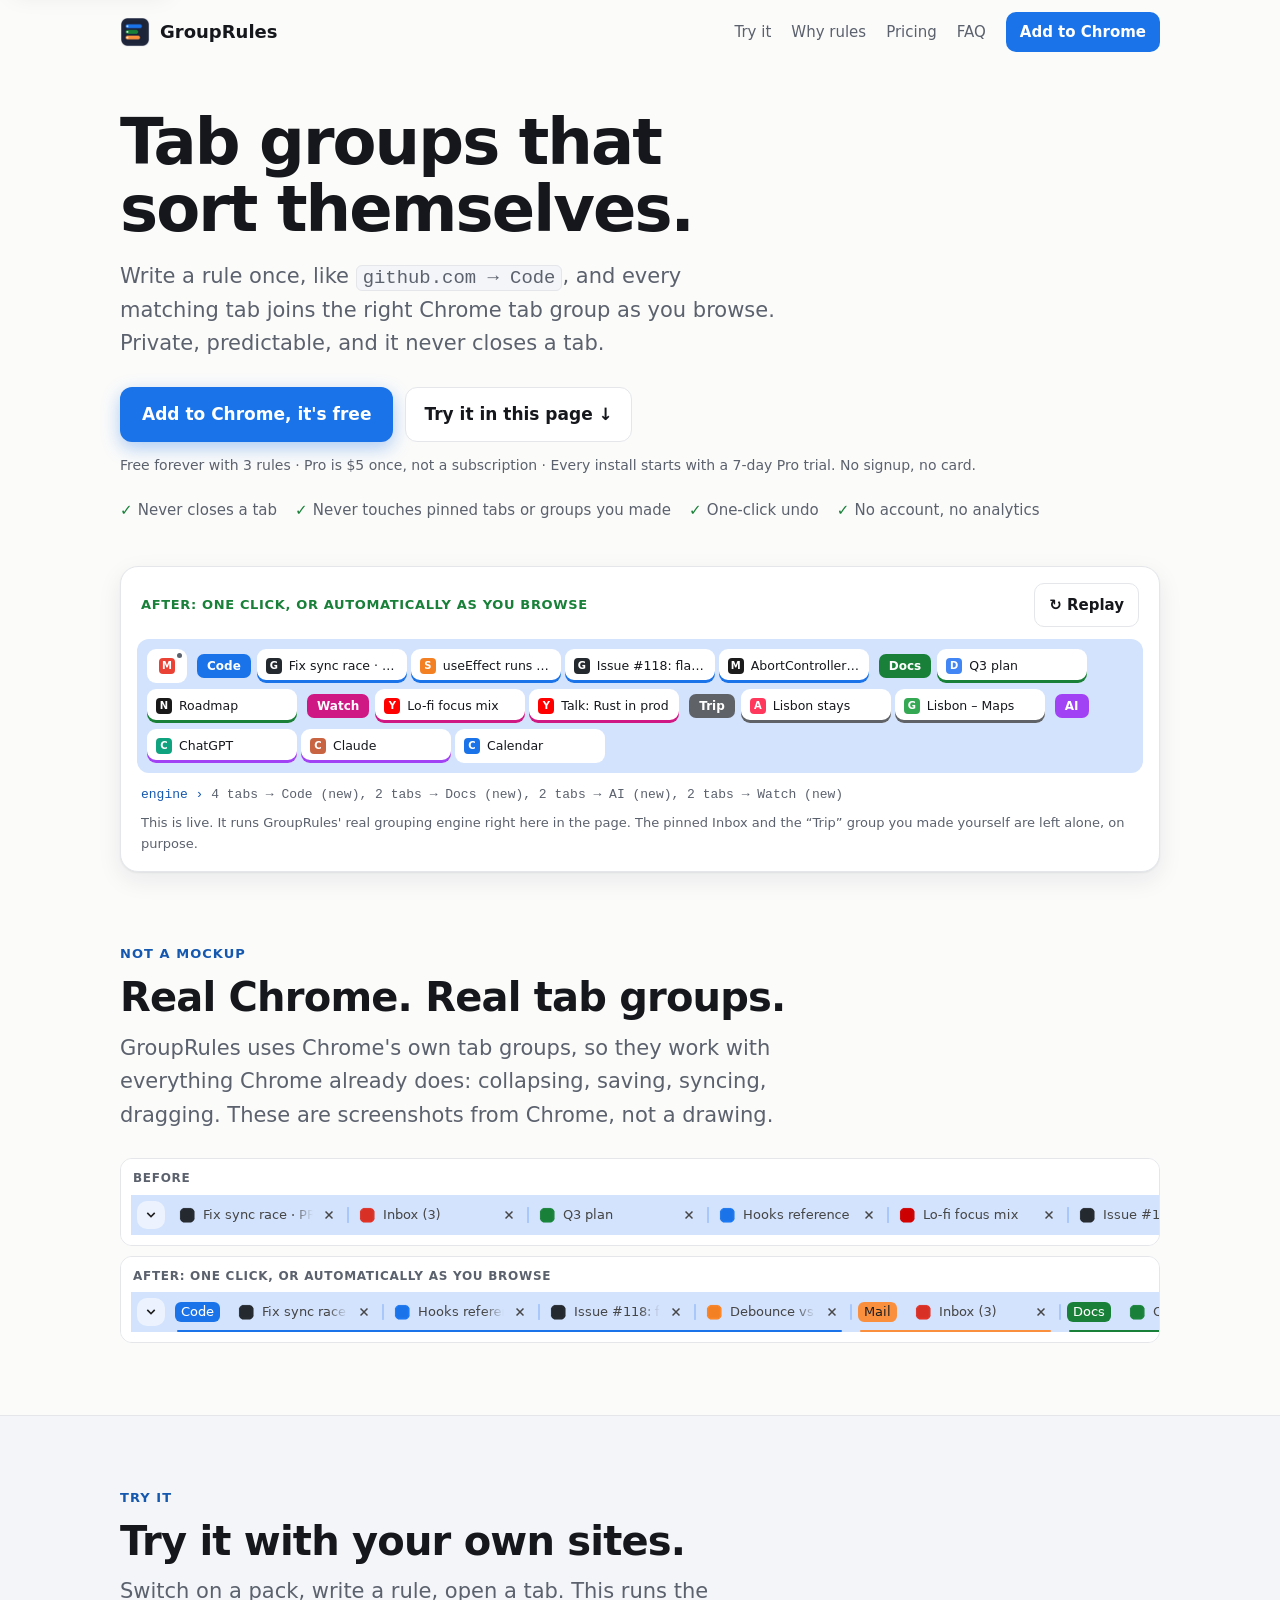
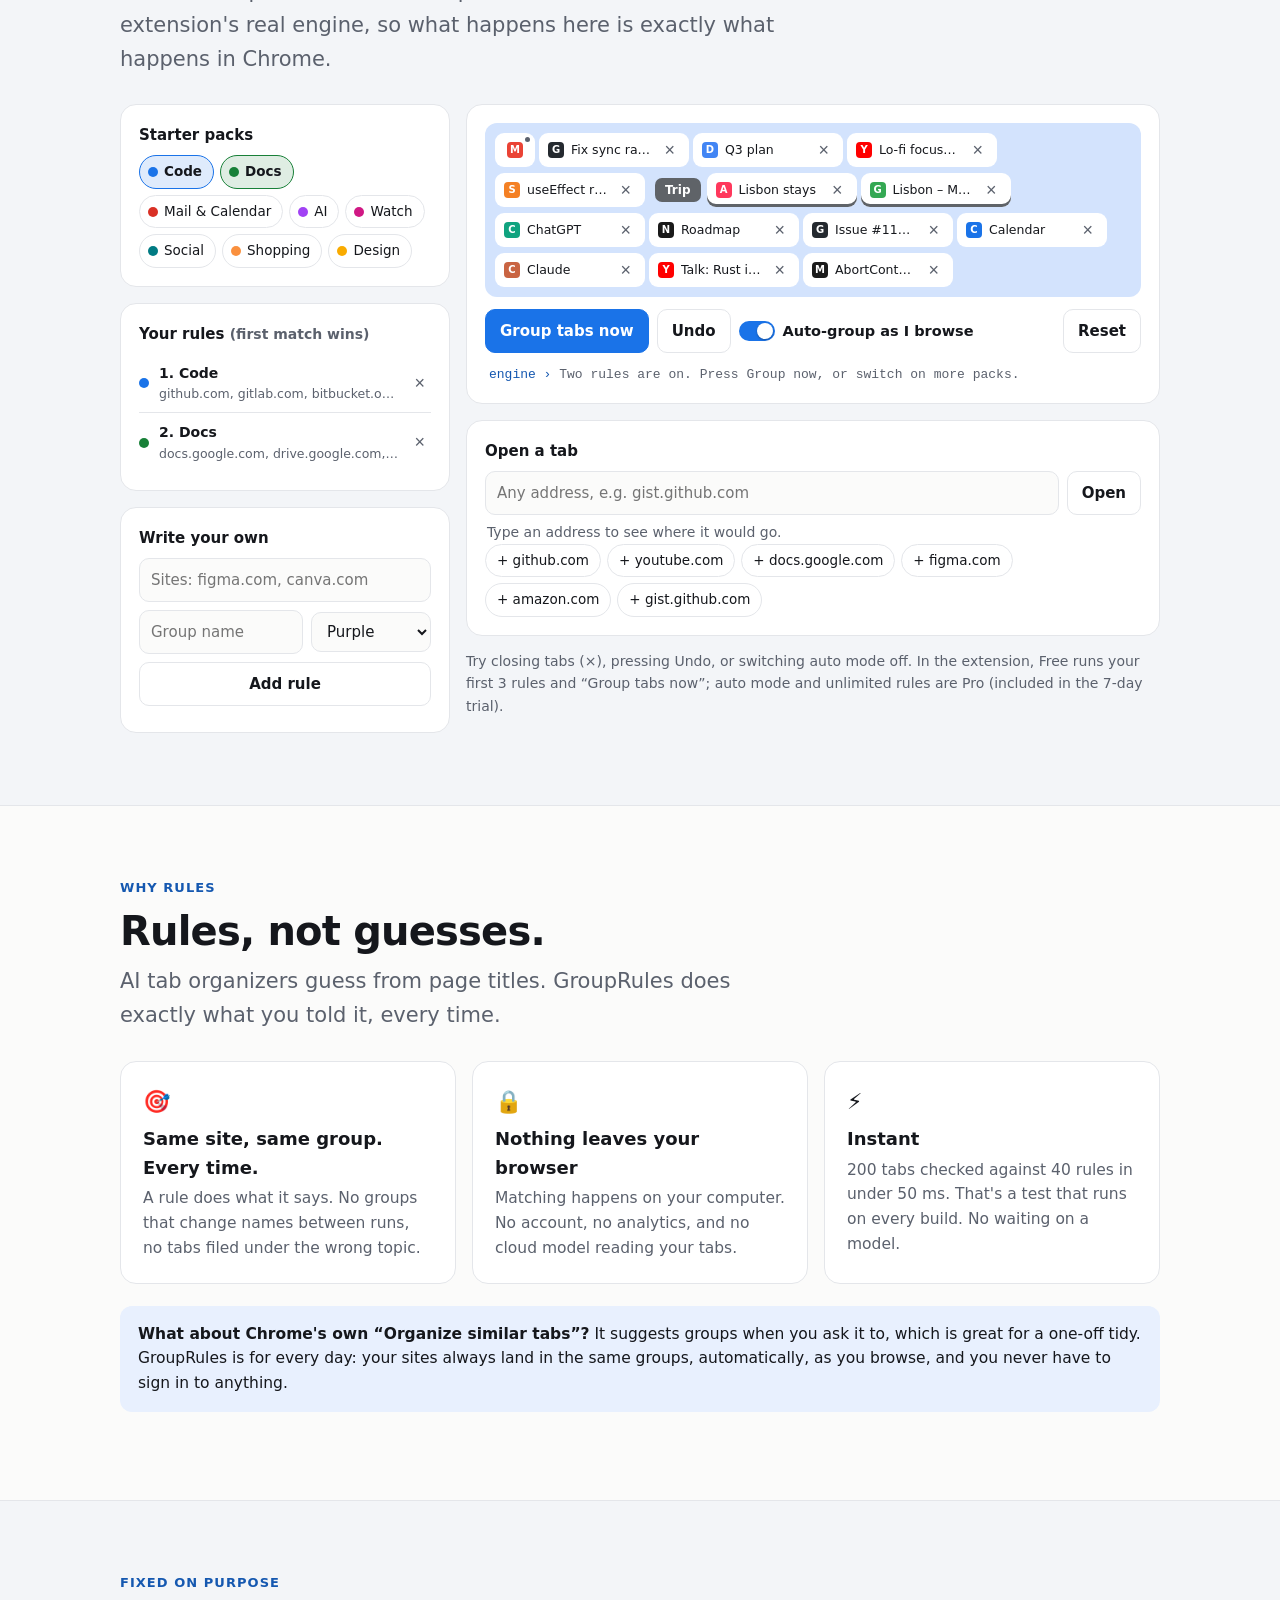
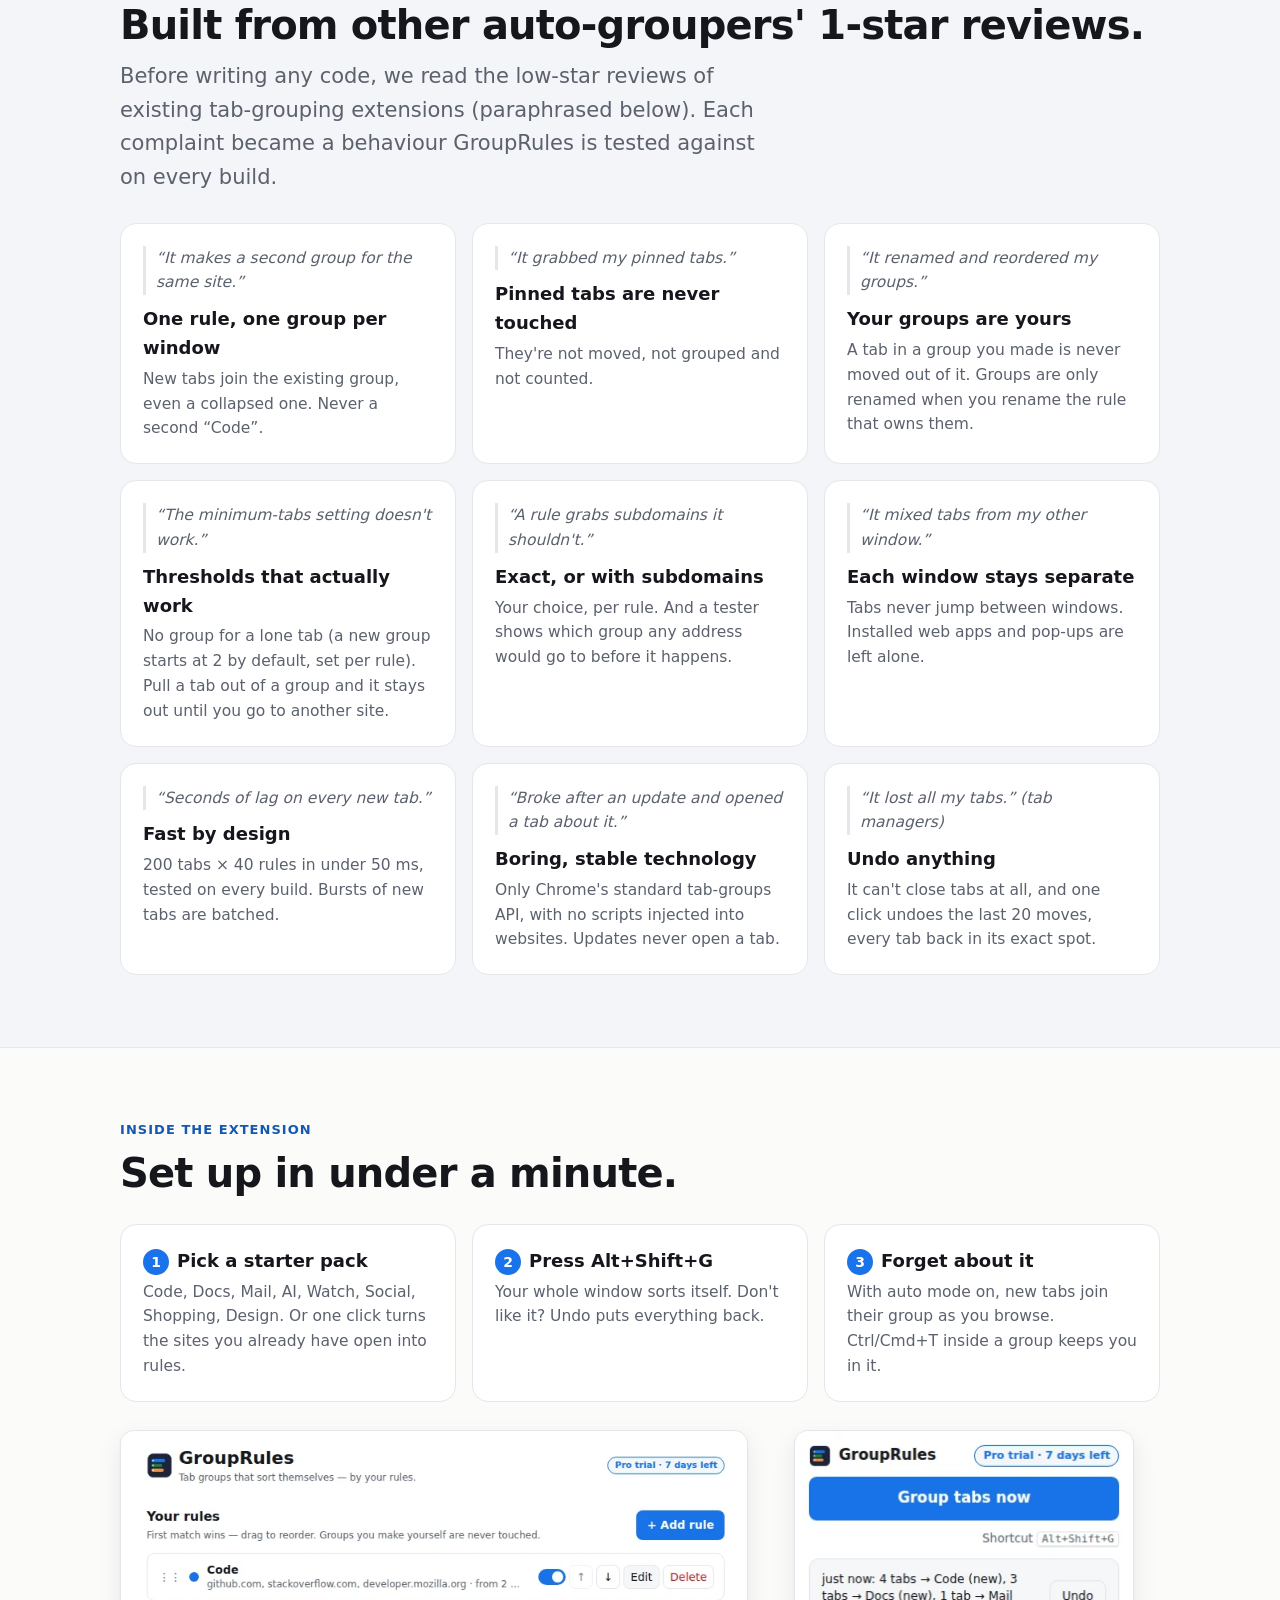
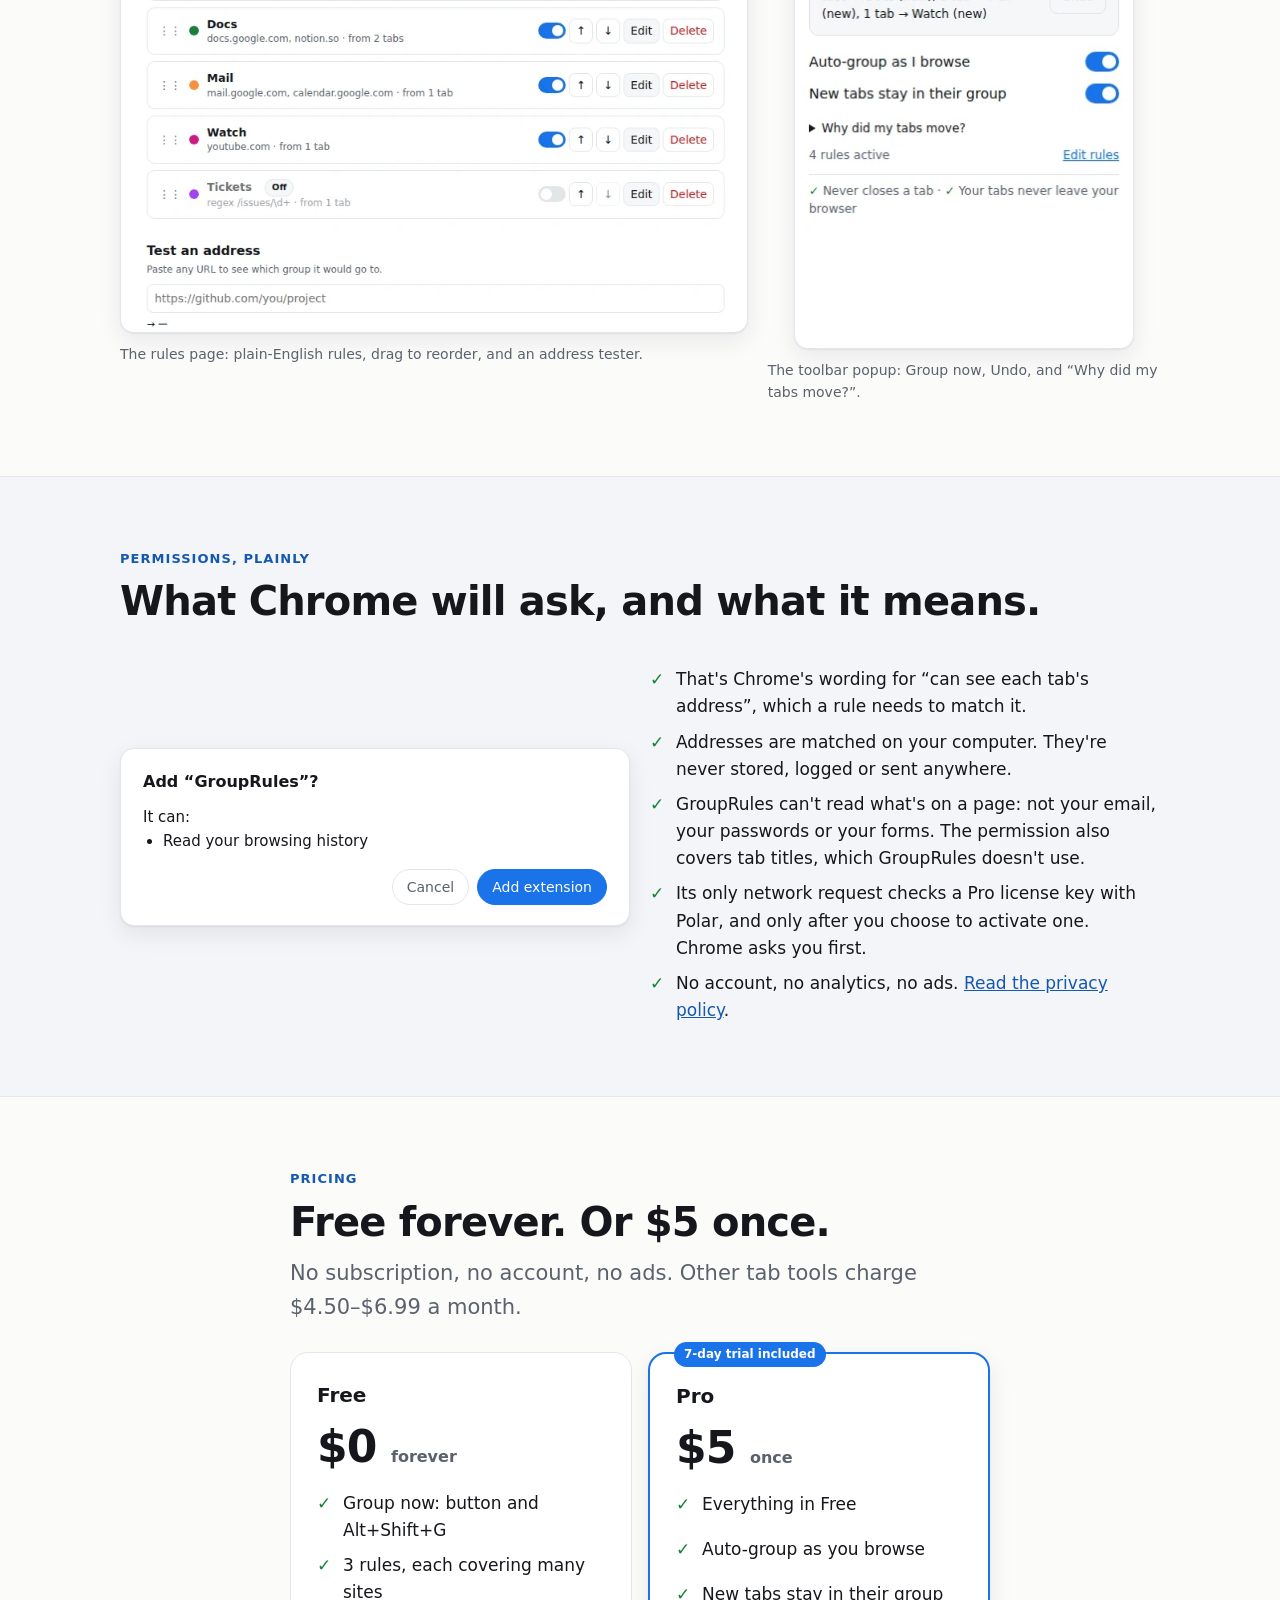
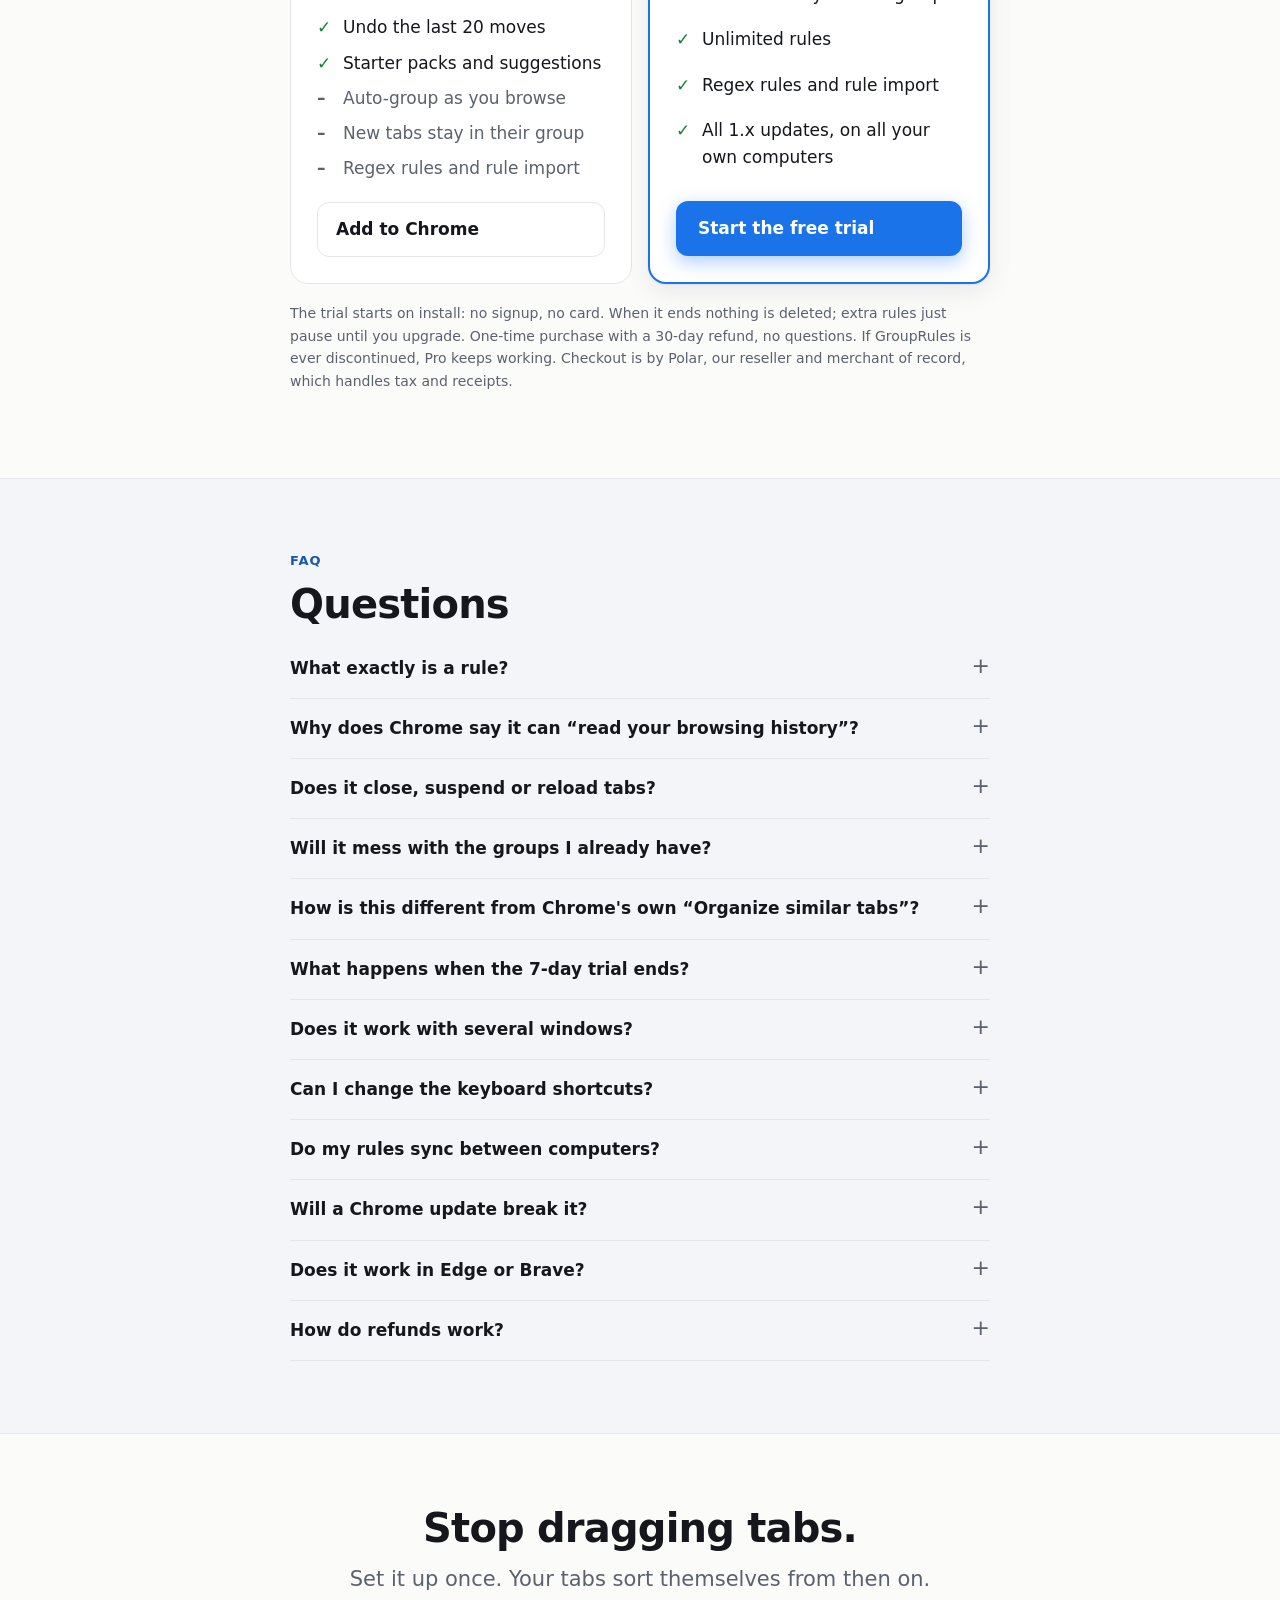
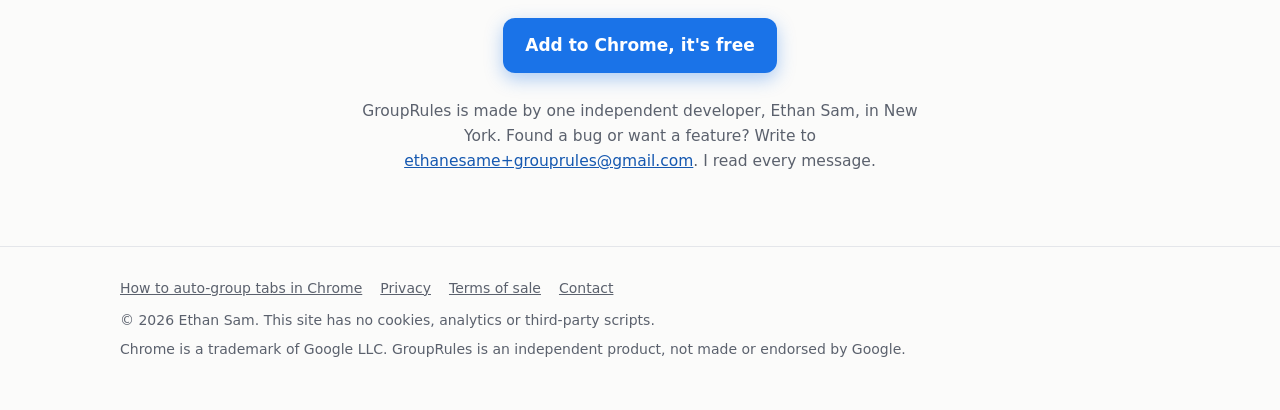
<file: index.html>
<!doctype html>
<html lang="en">
  <head>
    <meta charset="utf-8" />
    <meta name="viewport" content="width=device-width, initial-scale=1" />
    <title>GroupRules: Auto-group tabs in Chrome by rules · Never closes a tab</title>
    <meta
      name="description"
      content="Tab groups that sort themselves. Write a rule once (github.com → Code) and every matching tab joins the right Chrome tab group as you browse. Private, predictable, never closes a tab. Free, or $5 once."
    />
    <link rel="canonical" href="https://lymnal.github.io/grouprules-site/" />
    <link rel="icon" href="img/favicon-32.png" sizes="32x32" type="image/png" />
    <link rel="icon" href="img/icon-192.png" sizes="192x192" type="image/png" />
    <link rel="apple-touch-icon" href="img/apple-touch-icon.png" />
    <meta name="theme-color" content="#fbfbfa" media="(prefers-color-scheme: light)" />
    <meta name="theme-color" content="#131417" media="(prefers-color-scheme: dark)" />
    <meta property="og:type" content="website" />
    <meta property="og:site_name" content="GroupRules" />
    <meta property="og:url" content="https://lymnal.github.io/grouprules-site/" />
    <meta property="og:title" content="GroupRules: tab groups that sort themselves" />
    <meta
      property="og:description"
      content="Rules put every tab in the right Chrome tab group as you browse. Private, predictable, never closes a tab. Free, or $5 once."
    />
    <meta property="og:image" content="https://lymnal.github.io/grouprules-site/og.png" />
    <meta property="og:image:width" content="1200" />
    <meta property="og:image:height" content="630" />
    <meta property="og:image:alt" content="GroupRules: Chrome tabs sorted into coloured groups by rules" />
    <meta name="twitter:card" content="summary_large_image" />
    <meta name="twitter:title" content="GroupRules: tab groups that sort themselves" />
    <meta name="twitter:description" content="Rules put every tab in the right Chrome tab group. Never closes a tab. $5 once." />
    <meta name="twitter:image" content="https://lymnal.github.io/grouprules-site/og.png" />
    <link rel="stylesheet" href="site.css" />
    <script src="demo.js" defer></script>
    <script type="application/ld+json">
      {
        "@context": "https://schema.org",
        "@type": "SoftwareApplication",
        "name": "GroupRules",
        "alternateName": "GroupRules: Auto Group Tabs by Rules",
        "url": "https://lymnal.github.io/grouprules-site/",
        "image": "https://lymnal.github.io/grouprules-site/og.png",
        "applicationCategory": "BrowserApplication",
        "applicationSubCategory": "Productivity",
        "operatingSystem": "Windows, macOS, Linux, ChromeOS",
        "browserRequirements": "Requires Google Chrome 116 or later",
        "downloadUrl": "https://chromewebstore.google.com/detail/lfpioijnnoekjfjghhnimpeapecoflfj",
        "description": "Automatically puts tabs into the right Chrome tab group using rules you write. Private, predictable, and it never closes a tab.",
        "featureList": [
          "Auto-group tabs as you browse",
          "Group the whole window in one click (Alt+Shift+G)",
          "Undo the last 20 moves",
          "Never closes, discards or reloads a tab",
          "Never touches pinned tabs or groups you made",
          "No account, no analytics"
        ],
        "author": { "@type": "Person", "name": "Ethan Sam" },
        "offers": [
          { "@type": "Offer", "name": "Free", "price": "0", "priceCurrency": "USD", "url": "https://chromewebstore.google.com/detail/lfpioijnnoekjfjghhnimpeapecoflfj" },
          { "@type": "Offer", "name": "Pro (one-time purchase)", "price": "5.00", "priceCurrency": "USD", "url": "https://chromewebstore.google.com/detail/lfpioijnnoekjfjghhnimpeapecoflfj" }
        ]
      }
    </script>
    <script type="application/ld+json">
      {
        "@context": "https://schema.org",
        "@type": "FAQPage",
        "mainEntity": [
          { "@type": "Question", "name": "How do I automatically group tabs in Chrome?", "acceptedAnswer": { "@type": "Answer", "text": "Install GroupRules and turn on a starter pack or write a rule such as github.com → Code. Every GitHub tab you open then joins a Code tab group automatically. Press Alt+Shift+G to sort the whole window at once." } },
          { "@type": "Question", "name": "Why does Chrome say GroupRules can read my browsing history?", "acceptedAnswer": { "@type": "Answer", "text": "To put a tab in the right group, GroupRules has to see the tab's address, and Chrome words that permission as 'Read your browsing history'. Addresses are matched on your computer and never stored or sent anywhere. GroupRules has no analytics and no servers." } },
          { "@type": "Question", "name": "Does GroupRules close, suspend or reload tabs?", "acceptedAnswer": { "@type": "Answer", "text": "No. It only groups and moves tabs. The build fails automatically if the code could close, discard or reload a tab." } },
          { "@type": "Question", "name": "How is GroupRules different from Chrome's own Organize similar tabs?", "acceptedAnswer": { "@type": "Answer", "text": "Chrome's Tab organizer suggests groups when you ask it to. It is a one-off tidy that needs you signed in to Chrome and is not available in every country or on every account. GroupRules follows rules you choose, keeps sorting new tabs as you browse, gives the same result every time and needs no sign-in." } },
          { "@type": "Question", "name": "Is GroupRules a subscription?", "acceptedAnswer": { "@type": "Answer", "text": "No. It is free forever with 3 rules. Pro is a one-time $5 purchase with a 30-day no-questions refund, and every install starts with a 7-day Pro trial with no signup and no card." } },
          { "@type": "Question", "name": "Will a Chrome update break GroupRules?", "acceptedAnswer": { "@type": "Answer", "text": "GroupRules is built for Chrome's current extension platform (Manifest V3), uses only Chrome's standard tabs, tab-groups and storage features, and never injects code into websites, which is the part that usually breaks. If an update ever breaks something, Undo still works and a fix ships." } },
          { "@type": "Question", "name": "Does GroupRules work in Edge or Brave?", "acceptedAnswer": { "@type": "Answer", "text": "It is built and tested for Google Chrome. It only uses the standard tab-groups API that Edge and Brave also support, so it should work there too." } }
        ]
      }
    </script>
  </head>
  <body>
    <a class="skip" href="#main">Skip to content</a>
    <div class="topbar" data-topbar>
      <div class="wrap">
        <nav aria-label="Main">
          <a class="brand" href="./"><img src="img/favicon-32.png" width="30" height="30" alt="" />GroupRules</a>
          <div class="links">
            <a href="#try">Try it</a>
            <a href="#why">Why rules</a>
            <a href="#pricing">Pricing</a>
            <a href="#faq">FAQ</a>
            <a class="btn-sm" href="https://chromewebstore.google.com/detail/lfpioijnnoekjfjghhnimpeapecoflfj?utm_source=site&amp;utm_medium=nav">Add to Chrome</a>
          </div>
        </nav>
      </div>
    </div>

    <main id="main">
      <header class="wrap">
        <h1>Tab groups that<br />sort themselves.</h1>
        <p class="lede">
          Write a rule once, like <code>github.com → Code</code>, and every matching tab joins the right Chrome tab
          group as you browse. Private, predictable, and it never closes a tab.
        </p>
        <div class="ctas">
          <a class="cta" href="https://chromewebstore.google.com/detail/lfpioijnnoekjfjghhnimpeapecoflfj?utm_source=site&amp;utm_medium=hero">Add to Chrome, it's free</a>
          <a class="ghost" href="#try">Try it in this page ↓</a>
        </div>
        <p class="cta-note">
          Free forever with 3 rules · Pro is $5 once, not a subscription · Every install starts with a 7-day Pro trial.
          No signup, no card.
        </p>
        <ul class="promises">
          <li>Never closes a tab</li>
          <li>Never touches pinned tabs or groups you made</li>
          <li>One-click undo</li>
          <li>No account, no analytics</li>
        </ul>

        <div class="demo-card" data-demo="hero">
          <div class="demo-head">
            <p class="demo-label" data-label>Before: a normal busy window</p>
            <button class="btn" type="button" data-replay>↻ Replay</button>
          </div>
          <div class="strip" data-strip aria-label="Demo tab strip"></div>
          <p class="demo-log" data-log aria-live="polite">Rules: Code · Docs · AI · Watch</p>
          <p class="demo-foot">
            This is live. It runs GroupRules' real grouping engine right here in the page. The pinned Inbox and the
            “Trip” group you made yourself are left alone, on purpose.
          </p>
          <noscript>
            <div class="demo-static">
              <img src="img/strip-before.webp" width="1240" height="40" alt="Real Chrome tab strip before: tabs in random order" />
              <img src="img/strip-after.webp" width="1240" height="40" alt="The same tabs after GroupRules: Code, Mail and Docs groups" />
            </div>
          </noscript>
        </div>
      </header>

      <section id="real">
        <div class="wrap">
          <p class="eyebrow">Not a mockup</p>
          <h2>Real Chrome. Real tab groups.</h2>
          <p class="lede">
            GroupRules uses Chrome's own tab groups, so they work with everything Chrome already does: collapsing,
            saving, syncing, dragging. These are screenshots from Chrome, not a drawing.
          </p>
          <div class="real">
            <figure tabindex="0" aria-label="Before (scrolls sideways)">
              <figcaption>Before</figcaption>
              <img src="img/strip-before.webp" width="1240" height="40" loading="lazy" alt="Chrome tab strip with mixed tabs in random order" />
            </figure>
            <figure tabindex="0" aria-label="After (scrolls sideways)">
              <figcaption>After: one click, or automatically as you browse</figcaption>
              <img src="img/strip-after.webp" width="1240" height="40" loading="lazy" alt="Same Chrome tab strip sorted into Code, Mail and Docs tab groups" />
            </figure>
          </div>
        </div>
      </section>

      <section id="try" class="alt">
        <div class="wrap">
          <p class="eyebrow">Try it</p>
          <h2>Try it with your own sites.</h2>
          <p class="lede">
            Switch on a pack, write a rule, open a tab. This runs the extension's real engine, so what happens here is
            exactly what happens in Chrome.
          </p>
          <div class="pg" data-demo="playground">
            <div class="pg-side">
              <div class="pg-panel">
                <h3>Starter packs</h3>
                <div class="pchips" data-packs></div>
              </div>
              <div class="pg-panel">
                <h3>Your rules <span class="muted small">(first match wins)</span></h3>
                <div data-rules></div>
              </div>
              <div class="pg-panel">
                <h3>Write your own</h3>
                <form data-custom novalidate>
                  <label class="sr-only" for="pg-sites">Sites, separated by commas</label>
                  <input id="pg-sites" name="sites" type="text" placeholder="Sites: figma.com, canva.com" autocomplete="off" />
                  <div class="row">
                    <label class="sr-only" for="pg-title">Group name</label>
                    <input id="pg-title" name="title" type="text" placeholder="Group name" maxlength="40" autocomplete="off" />
                    <label class="sr-only" for="pg-color">Colour</label>
                    <select id="pg-color" name="color"></select>
                  </div>
                  <button class="btn" type="submit">Add rule</button>
                  <p class="pg-msg" data-custom-msg role="alert"></p>
                </form>
              </div>
            </div>
            <div class="pg-main">
              <div class="pg-panel">
                <div class="strip" data-strip aria-label="Your demo window's tabs"></div>
                <div class="pg-bar">
                  <button class="btn primary" type="button" data-group>Group tabs now</button>
                  <button class="btn" type="button" data-undo>Undo</button>
                  <label class="switch"><input type="checkbox" data-auto checked /> Auto-group as I browse</label>
                  <span class="spacer"></span>
                  <button class="btn" type="button" data-reset>Reset</button>
                </div>
                <p class="demo-log" data-log aria-live="polite"></p>
              </div>
              <div class="pg-panel">
                <h3>Open a tab</h3>
                <form class="row" data-open>
                  <label class="sr-only" for="pg-url">Web address</label>
                  <input id="pg-url" type="text" data-url placeholder="Any address, e.g. gist.github.com" autocomplete="off" inputmode="url" spellcheck="false" />
                  <button class="btn" type="submit">Open</button>
                </form>
                <p class="tester" data-tester aria-live="polite"></p>
                <div class="qchips" data-quick aria-label="Open a sample tab"></div>
              </div>
              <p class="muted small">
                Try closing tabs (×), pressing Undo, or switching auto mode off. In the extension, Free runs your first 3
                rules and “Group tabs now”; auto mode and unlimited rules are Pro (included in the 7-day trial).
              </p>
              <noscript><p class="pg-noscript">The live demo needs JavaScript. Everything else on this page works without it.</p></noscript>
            </div>
          </div>
        </div>
      </section>

      <section id="why">
        <div class="wrap">
          <p class="eyebrow">Why rules</p>
          <h2>Rules, not guesses.</h2>
          <p class="lede">
            AI tab organizers guess from page titles. GroupRules does exactly what you told it, every time.
          </p>
          <div class="grid three">
            <div class="card">
              <span class="icon" aria-hidden="true">🎯</span>
              <h3>Same site, same group. Every time.</h3>
              <p>A rule does what it says. No groups that change names between runs, no tabs filed under the wrong topic.</p>
            </div>
            <div class="card">
              <span class="icon" aria-hidden="true">🔒</span>
              <h3>Nothing leaves your browser</h3>
              <p>Matching happens on your computer. No account, no analytics, and no cloud model reading your tabs.</p>
            </div>
            <div class="card">
              <span class="icon" aria-hidden="true">⚡</span>
              <h3>Instant</h3>
              <p>200 tabs checked against 40 rules in under 50&nbsp;ms. That's a test that runs on every build. No waiting on a model.</p>
            </div>
          </div>
          <p class="callout">
            <strong>What about Chrome's own “Organize similar tabs”?</strong> It suggests groups when you ask it to, which is
            great for a one-off tidy. GroupRules is for every day: your sites always land in the same groups,
            automatically, as you browse, and you never have to sign in to anything.
          </p>
        </div>
      </section>

      <section id="fixed" class="alt">
        <div class="wrap">
          <p class="eyebrow">Fixed on purpose</p>
          <h2>Built from other auto-groupers' 1-star reviews.</h2>
          <p class="lede">
            Before writing any code, we read the low-star reviews of existing tab-grouping extensions (paraphrased below).
            Each complaint became a behaviour GroupRules is tested against on every build.
          </p>
          <div class="grid">
            <div class="card">
              <p class="complaint">“It makes a second group for the same site.”</p>
              <h3>One rule, one group per window</h3>
              <p>New tabs join the existing group, even a collapsed one. Never a second “Code”.</p>
            </div>
            <div class="card">
              <p class="complaint">“It grabbed my pinned tabs.”</p>
              <h3>Pinned tabs are never touched</h3>
              <p>They're not moved, not grouped and not counted.</p>
            </div>
            <div class="card">
              <p class="complaint">“It renamed and reordered my groups.”</p>
              <h3>Your groups are yours</h3>
              <p>A tab in a group you made is never moved out of it. Groups are only renamed when you rename the rule that owns them.</p>
            </div>
            <div class="card">
              <p class="complaint">“The minimum-tabs setting doesn't work.”</p>
              <h3>Thresholds that actually work</h3>
              <p>No group for a lone tab (a new group starts at 2 by default, set per rule). Pull a tab out of a group and it stays out until you go to another site.</p>
            </div>
            <div class="card">
              <p class="complaint">“A rule grabs subdomains it shouldn't.”</p>
              <h3>Exact, or with subdomains</h3>
              <p>Your choice, per rule. And a tester shows which group any address would go to before it happens.</p>
            </div>
            <div class="card">
              <p class="complaint">“It mixed tabs from my other window.”</p>
              <h3>Each window stays separate</h3>
              <p>Tabs never jump between windows. Installed web apps and pop-ups are left alone.</p>
            </div>
            <div class="card">
              <p class="complaint">“Seconds of lag on every new tab.”</p>
              <h3>Fast by design</h3>
              <p>200 tabs × 40 rules in under 50&nbsp;ms, tested on every build. Bursts of new tabs are batched.</p>
            </div>
            <div class="card">
              <p class="complaint">“Broke after an update and opened a tab about it.”</p>
              <h3>Boring, stable technology</h3>
              <p>Only Chrome's standard tab-groups API, with no scripts injected into websites. Updates never open a tab.</p>
            </div>
            <div class="card">
              <p class="complaint">“It lost all my tabs.” (tab managers)</p>
              <h3>Undo anything</h3>
              <p>It can't close tabs at all, and one click undoes the last 20 moves, every tab back in its exact spot.</p>
            </div>
          </div>
        </div>
      </section>

      <section id="look">
        <div class="wrap">
          <p class="eyebrow">Inside the extension</p>
          <h2>Set up in under a minute.</h2>
          <div class="grid three steps">
            <div class="card">
              <h3>Pick a starter pack</h3>
              <p>Code, Docs, Mail, AI, Watch, Social, Shopping, Design. Or one click turns the sites you already have open into rules.</p>
            </div>
            <div class="card">
              <h3>Press Alt+Shift+G</h3>
              <p>Your whole window sorts itself. Don't like it? Undo puts everything back.</p>
            </div>
            <div class="card">
              <h3>Forget about it</h3>
              <p>With auto mode on, new tabs join their group as you browse. Ctrl/Cmd+T inside a group keeps you in it.</p>
            </div>
          </div>
          <div class="shots">
            <figure class="shot">
              <img src="img/rules.webp" width="780" height="625" loading="lazy" alt="GroupRules rules page: Code, Docs, Mail, Watch and Tickets rules, each with sites, an on/off switch, edit and delete; an address tester below" />
              <figcaption>The rules page: plain-English rules, drag to reorder, and an address tester.</figcaption>
            </figure>
            <figure class="shot popup">
              <img src="img/popup.webp" width="340" height="520" loading="lazy" alt="GroupRules toolbar popup with a Group tabs now button, an Undo entry, and auto mode switches" />
              <figcaption>The toolbar popup: Group now, Undo, and “Why did my tabs move?”.</figcaption>
            </figure>
          </div>
        </div>
      </section>

      <section id="privacy" class="alt">
        <div class="wrap">
          <p class="eyebrow">Permissions, plainly</p>
          <h2>What Chrome will ask, and what it means.</h2>
          <div class="perm">
            <div class="chrome-dialog" role="img" aria-label="Chrome's install prompt: Add GroupRules? It can read your browsing history">
              <b>Add “GroupRules”?</b>
              It can:
              <ul>
                <li>Read your browsing history</li>
              </ul>
              <div class="fake-btns" aria-hidden="true"><span>Cancel</span><span>Add extension</span></div>
            </div>
            <ul class="ticks">
              <li>That's Chrome's wording for “can see each tab's address”, which a rule needs to match it.</li>
              <li>Addresses are matched on your computer. They're never stored, logged or sent anywhere.</li>
              <li>GroupRules can't read what's on a page: not your email, your passwords or your forms. The permission also covers tab titles, which GroupRules doesn't use.</li>
              <li>Its only network request checks a Pro license key with Polar, and only after you choose to activate one. Chrome asks you first.</li>
              <li>No account, no analytics, no ads. <a href="privacy.html">Read the privacy policy</a>.</li>
            </ul>
          </div>
        </div>
      </section>

      <section id="pricing">
        <div class="wrap narrow">
          <p class="eyebrow">Pricing</p>
          <h2>Free forever. Or $5 once.</h2>
          <p class="lede">No subscription, no account, no ads. Other tab tools charge $4.50–$6.99 a month.</p>
          <div class="plans">
            <div class="plan">
              <h3>Free</h3>
              <div class="amount">$0 <small>forever</small></div>
              <ul class="ticks">
                <li>Group now: button and Alt+Shift+G</li>
                <li>3 rules, each covering many sites</li>
                <li>Undo the last 20 moves</li>
                <li>Starter packs and suggestions</li>
                <li class="no">Auto-group as you browse</li>
                <li class="no">New tabs stay in their group</li>
                <li class="no">Regex rules and rule import</li>
              </ul>
              <a class="ghost" href="https://chromewebstore.google.com/detail/lfpioijnnoekjfjghhnimpeapecoflfj?utm_source=site&amp;utm_medium=pricing_free">Add to Chrome</a>
            </div>
            <div class="plan pro">
              <span class="tag">7-day trial included</span>
              <h3>Pro</h3>
              <div class="amount">$5 <small>once</small></div>
              <ul class="ticks">
                <li>Everything in Free</li>
                <li>Auto-group as you browse</li>
                <li>New tabs stay in their group</li>
                <li>Unlimited rules</li>
                <li>Regex rules and rule import</li>
                <li>All 1.x updates, on all your own computers</li>
              </ul>
              <a class="cta" href="https://chromewebstore.google.com/detail/lfpioijnnoekjfjghhnimpeapecoflfj?utm_source=site&amp;utm_medium=pricing_pro">Start the free trial</a>
            </div>
          </div>
          <p class="fine">
            The trial starts on install: no signup, no card. When it ends nothing is deleted; extra rules just pause until
            you upgrade. One-time purchase with a 30-day refund, no questions. If GroupRules is ever discontinued, Pro keeps
            working. Checkout is by Polar, our reseller and merchant of record, which handles tax and receipts.
          </p>
        </div>
      </section>

      <section id="faq" class="alt">
        <div class="wrap narrow">
          <p class="eyebrow">FAQ</p>
          <h2>Questions</h2>
          <details>
            <summary>What exactly is a rule?</summary>
            <p>
              A group name, a colour, and the sites that belong in it, like “github.com, gitlab.com → Code (blue)”. Match by
              website (with or without subdomains), by how an address starts (<code>github.com/acme/</code>), or, in Pro,
              by a regular expression. The first matching rule wins; drag rules to reorder them.
            </p>
          </details>
          <details>
            <summary>Why does Chrome say it can “read your browsing history”?</summary>
            <p>
              To put a tab in the right group, GroupRules has to see the tab's address, and Chrome words that permission as
              “read your browsing history”. Addresses are matched on your computer and never stored or sent anywhere.
              GroupRules has no analytics and no servers.
            </p>
          </details>
          <details>
            <summary>Does it close, suspend or reload tabs?</summary>
            <p>No. It only groups and moves tabs. The build fails automatically if the code could close, discard or reload one.</p>
          </details>
          <details>
            <summary>Will it mess with the groups I already have?</summary>
            <p>
              No. It only manages groups whose name matches one of your rules. Tabs in any other group stay put. It never
              recolours or reorders groups, and only renames a group when you rename the rule that owns it.
            </p>
          </details>
          <details>
            <summary>How is this different from Chrome's own “Organize similar tabs”?</summary>
            <p>
              Chrome's Tab organizer suggests groups when you ask it to. It's a one-off tidy that needs you signed in to
              Chrome, and it isn't available in every country or on every account. GroupRules follows rules you choose, keeps
              sorting new tabs as you browse, gives the same result every time, and needs no sign-in. The two work fine
              together.
            </p>
          </details>
          <details>
            <summary>What happens when the 7-day trial ends?</summary>
            <p>
              Auto mode and “new tabs stay in their group” switch off, and rules after your first three pause. Nothing is
              deleted: upgrade any time and they're back. Group now and Undo keep working forever.
            </p>
          </details>
          <details>
            <summary>Does it work with several windows?</summary>
            <p>Yes. Each window is sorted on its own, gets its own groups, and a tab never jumps to another window.</p>
          </details>
          <details>
            <summary>Can I change the keyboard shortcuts?</summary>
            <p>
              Yes. <kbd>Alt+Shift+G</kbd> groups the window and <kbd>Alt+Shift+Z</kbd> undoes. Change either one at
              <code>chrome://extensions/shortcuts</code>.
            </p>
          </details>
          <details>
            <summary>Do my rules sync between computers?</summary>
            <p>Yes, through your own Chrome sync if you have it on. A Pro key works on all of your own computers.</p>
          </details>
          <details>
            <summary>Will a Chrome update break it?</summary>
            <p>
              Nobody can promise Chrome never changes, but GroupRules is built to be about as sturdy as an extension can
              be. It's made for Chrome's current extension platform (Manifest V3), uses only Chrome's standard tabs,
              tab-groups and storage features, and never injects code into websites, which is the part that usually
              breaks. If a Chrome update ever does break something, Undo still works and I'll ship a fix.
            </p>
          </details>
          <details>
            <summary>Does it work in Edge or Brave?</summary>
            <p>
              It's built and tested for Google Chrome. It only uses the standard tab-groups API that Edge and Brave also
              support, so it should work there too. If anything misbehaves, email me and I'll fix it.
            </p>
          </details>
          <details>
            <summary>How do refunds work?</summary>
            <p>Email <a href="mailto:ethanesame+grouprules@gmail.com?subject=GroupRules%20refund">ethanesame+grouprules@gmail.com</a> within 30 days of buying and you get your money back. No questions, no forms.</p>
          </details>
        </div>
      </section>

      <section class="closing">
        <div class="wrap narrow">
          <h2>Stop dragging tabs.</h2>
          <p class="lede" style="margin: 0 auto">Set it up once. Your tabs sort themselves from then on.</p>
          <div class="ctas">
            <a class="cta" href="https://chromewebstore.google.com/detail/lfpioijnnoekjfjghhnimpeapecoflfj?utm_source=site&amp;utm_medium=footer">Add to Chrome, it's free</a>
          </div>
          <p class="maker">
            GroupRules is made by one independent developer, Ethan Sam, in New York. Found a bug or want a feature?
            Write to <a href="mailto:ethanesame+grouprules@gmail.com">ethanesame+grouprules@gmail.com</a>. I read every message.
          </p>
        </div>
      </section>
    </main>

    <footer>
      <div class="wrap">
        <div class="cols">
          <a href="guide.html">How to auto-group tabs in Chrome</a>
          <a href="privacy.html">Privacy</a>
          <a href="terms.html">Terms of sale</a>
          <a href="mailto:ethanesame+grouprules@gmail.com">Contact</a>
        </div>
        <div>© 2026 Ethan Sam. This site has no cookies, analytics or third-party scripts.</div>
        <div style="margin-top: 6px">
          Chrome is a trademark of Google LLC. GroupRules is an independent product, not made or endorsed by Google.
        </div>
      </div>
    </footer>
  </body>
</html>
</file>
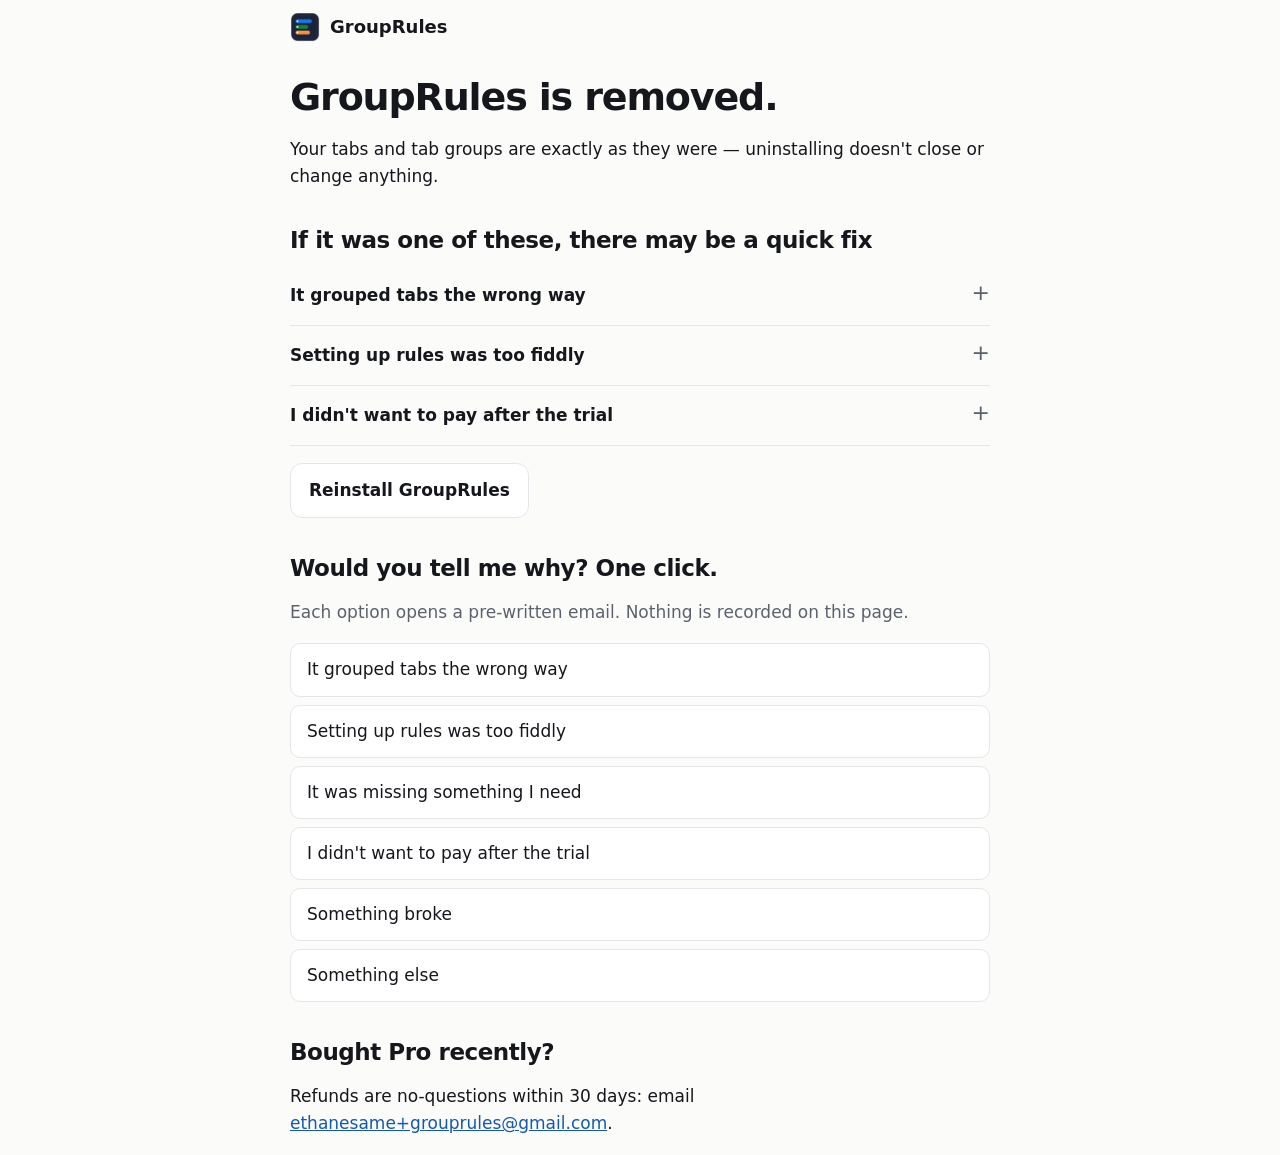
<file: bye.html>
<!doctype html>
<html lang="en">
  <head>
    <meta charset="utf-8" />
    <meta name="viewport" content="width=device-width, initial-scale=1" />
    <meta name="robots" content="noindex" />
    <title>GroupRules removed</title>
    <link rel="icon" href="img/favicon-32.png" sizes="32x32" type="image/png" />
    <link rel="apple-touch-icon" href="img/apple-touch-icon.png" />
    <link rel="stylesheet" href="site.css" />
    <style>
      .reasons a {
        display: block;
        padding: 12px 16px;
        border: 1px solid var(--line);
        border-radius: 10px;
        margin-top: 8px;
        text-decoration: none;
        color: var(--ink);
        background: var(--panel);
      }
      .reasons a:hover {
        border-color: var(--accent);
      }
    </style>
  </head>
  <body>
    <div class="wrap narrow legal">
      <nav aria-label="Main"><a class="brand" href="./"><img src="img/favicon-32.png" width="30" height="30" alt="" />GroupRules</a></nav>
      <main id="main">
      <h1>GroupRules is removed.</h1>
      <p>Your tabs and tab groups are exactly as they were — uninstalling doesn't close or change anything.</p>

      <h2>If it was one of these, there may be a quick fix</h2>
      <details>
        <summary>It grouped tabs the wrong way</summary>
        <p>
          Open the rule and switch off <em>Include subdomains</em>, or use <em>Address starts with…</em> to match just
          part of a site (like <code>github.com/your-team/</code>). The address tester on the rules page shows where any
          address would go before it happens. Rules are checked top to bottom, so drag the more specific one higher.
        </p>
      </details>
      <details>
        <summary>Setting up rules was too fiddly</summary>
        <p>
          Starter packs are one click each (Code, Docs, Mail, AI, Watch…), and “From your open tabs” turns sites you already
          have open into rules. Or email me what you wanted and I'll send you a rule to paste in.
        </p>
      </details>
      <details>
        <summary>I didn't want to pay after the trial</summary>
        <p>
          Free keeps working forever: 3 rules (each can cover many sites), the <kbd>Alt+Shift+G</kbd> shortcut to sort the
          window, and Undo. Only auto mode and extra rules are Pro.
        </p>
      </details>
      <p><a class="ghost" href="https://chromewebstore.google.com/detail/lfpioijnnoekjfjghhnimpeapecoflfj?utm_source=site&amp;utm_medium=uninstall">Reinstall GroupRules</a></p>

      <h2>Would you tell me why? One click.</h2>
      <p class="muted">Each option opens a pre-written email. Nothing is recorded on this page.</p>
      <div class="reasons">
        <a href="mailto:ethanesame+grouprules@gmail.com?subject=GroupRules%20feedback%3A%20grouped%20the%20wrong%20tabs&body=What%20went%20wrong%3A%20">It grouped tabs the wrong way</a>
        <a href="mailto:ethanesame+grouprules@gmail.com?subject=GroupRules%20feedback%3A%20too%20hard%20to%20set%20up&body=What%20was%20confusing%3A%20">Setting up rules was too fiddly</a>
        <a href="mailto:ethanesame+grouprules@gmail.com?subject=GroupRules%20feedback%3A%20missing%20feature&body=I%20wanted%20it%20to%3A%20">It was missing something I need</a>
        <a href="mailto:ethanesame+grouprules@gmail.com?subject=GroupRules%20feedback%3A%20price&body=">I didn't want to pay after the trial</a>
        <a href="mailto:ethanesame+grouprules@gmail.com?subject=GroupRules%20feedback%3A%20bug&body=Browser%20and%20what%20happened%3A%20">Something broke</a>
        <a href="mailto:ethanesame+grouprules@gmail.com?subject=GroupRules%20feedback&body=">Something else</a>
      </div>

      <h2>Bought Pro recently?</h2>
      <p>Refunds are no-questions within 30 days: email <a href="mailto:ethanesame+grouprules@gmail.com?subject=GroupRules%20refund">ethanesame+grouprules@gmail.com</a>.</p>
    </main>
    </div>
  </body>
</html>
</file>
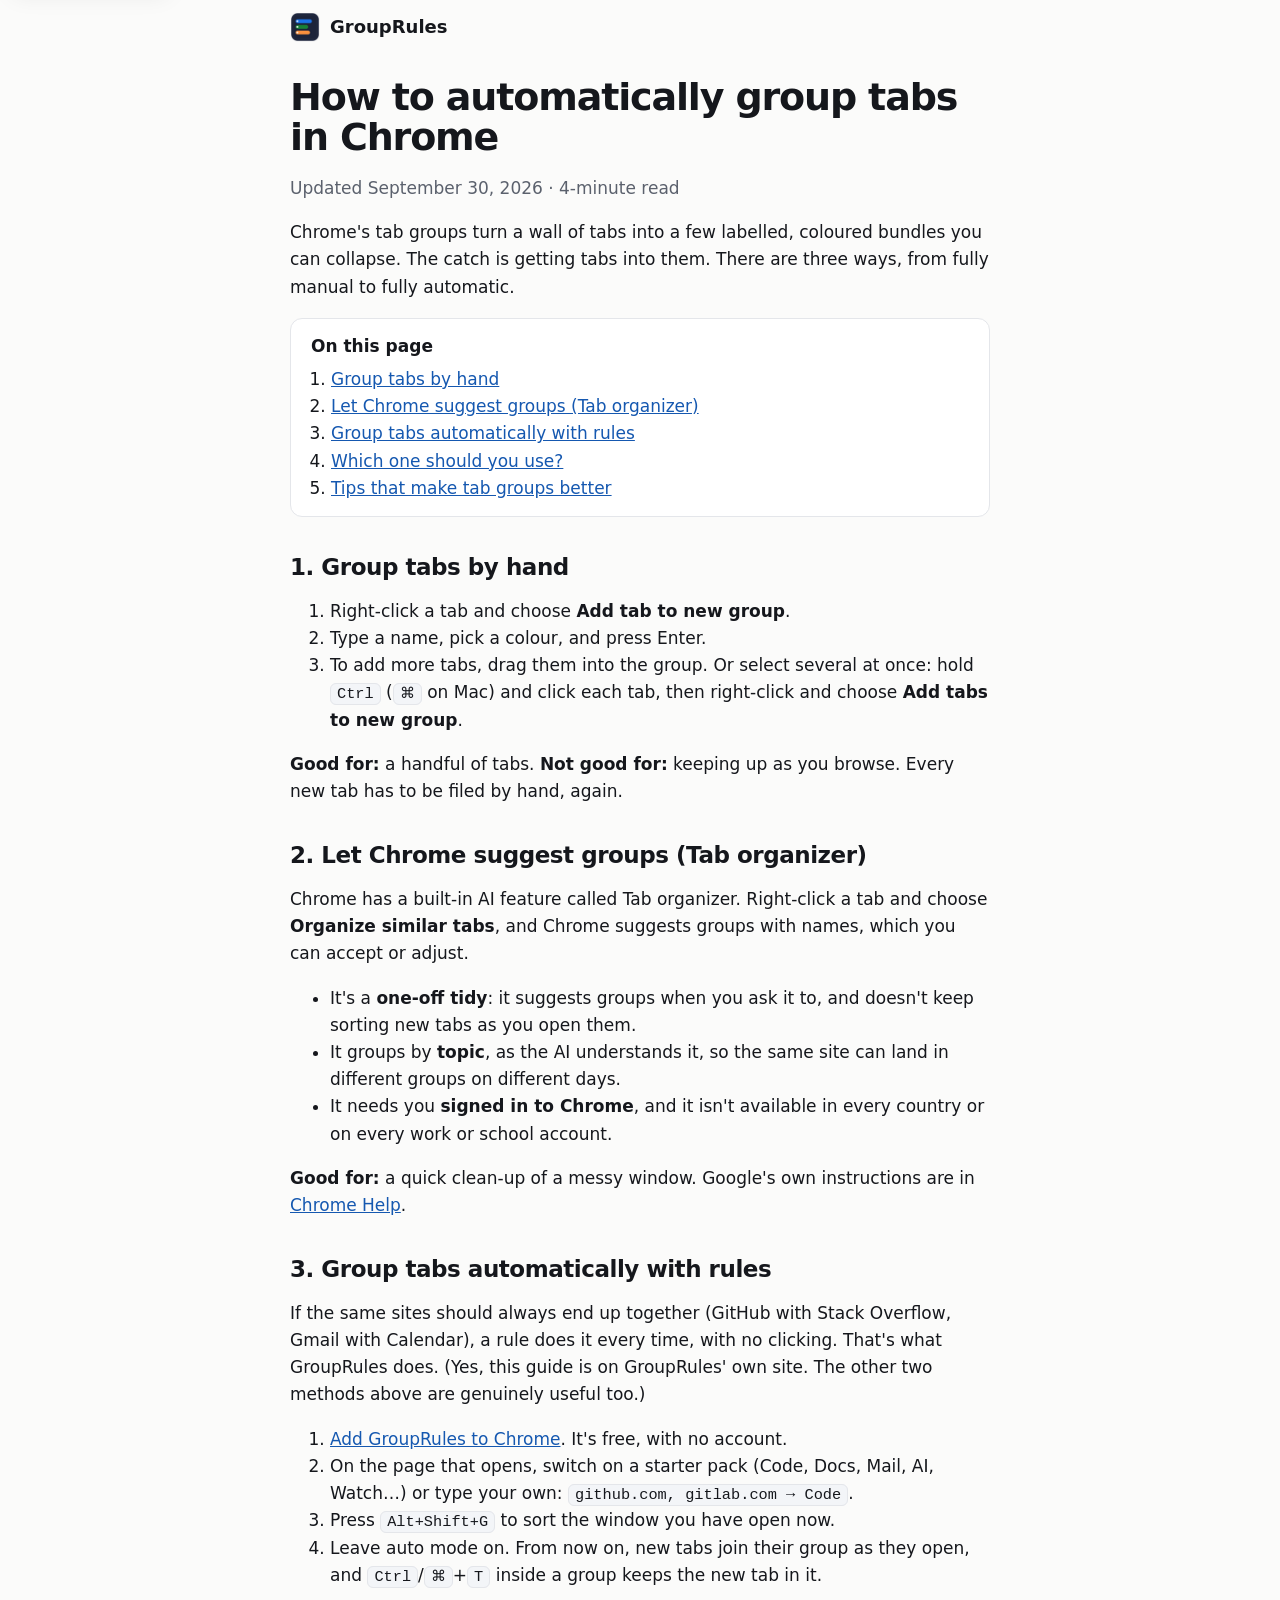
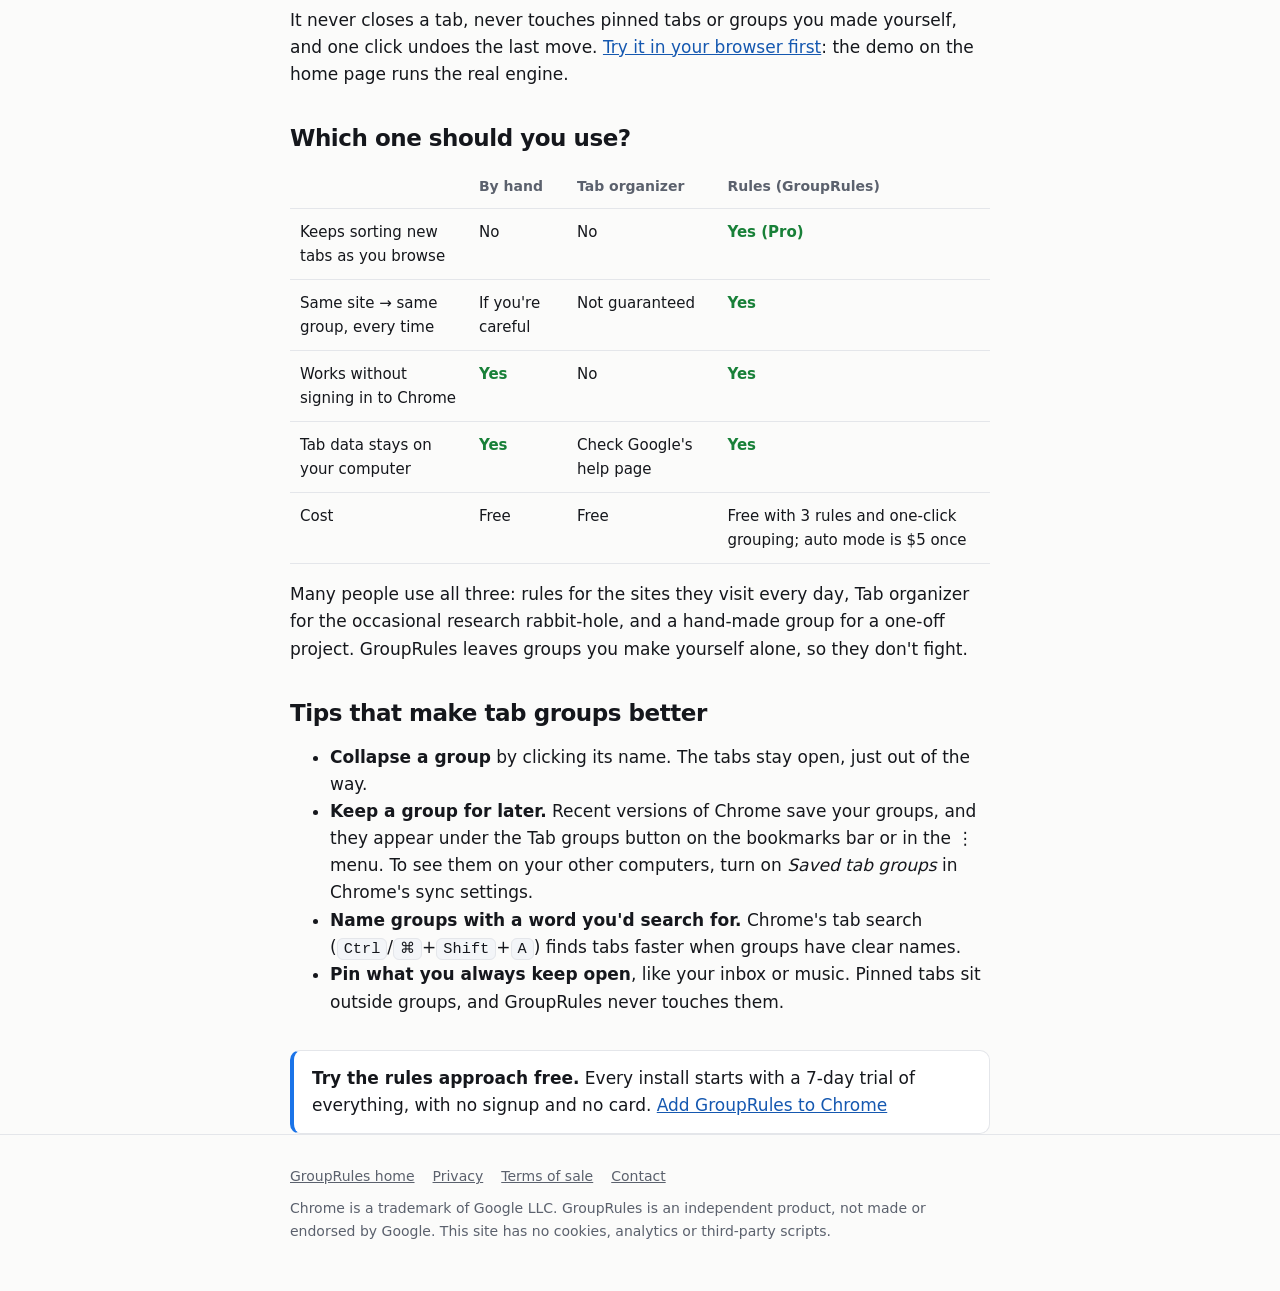
<file: guide.html>
<!doctype html>
<html lang="en">
  <head>
    <meta charset="utf-8" />
    <meta name="viewport" content="width=device-width, initial-scale=1" />
    <title>How to automatically group tabs in Chrome (3 ways, 2026)</title>
    <meta
      name="description"
      content="Three ways to group tabs in Google Chrome: by hand, with Chrome's built-in Tab organizer, and automatically with rules as you browse. Step by step, with what each one can and can't do."
    />
    <link rel="canonical" href="https://lymnal.github.io/grouprules-site/guide.html" />
    <link rel="icon" href="img/favicon-32.png" sizes="32x32" type="image/png" />
    <link rel="apple-touch-icon" href="img/apple-touch-icon.png" />
    <meta name="theme-color" content="#fbfbfa" media="(prefers-color-scheme: light)" />
    <meta name="theme-color" content="#131417" media="(prefers-color-scheme: dark)" />
    <meta property="og:type" content="article" />
    <meta property="og:site_name" content="GroupRules" />
    <meta property="og:url" content="https://lymnal.github.io/grouprules-site/guide.html" />
    <meta property="og:title" content="How to automatically group tabs in Chrome (3 ways)" />
    <meta property="og:description" content="By hand, with Chrome's Tab organizer, or automatically with rules. What each one can and can't do." />
    <meta property="og:image" content="https://lymnal.github.io/grouprules-site/og.png" />
    <meta name="twitter:card" content="summary_large_image" />
    <link rel="stylesheet" href="site.css" />
    <script type="application/ld+json">
      {
        "@context": "https://schema.org",
        "@type": "Article",
        "headline": "How to automatically group tabs in Chrome (3 ways)",
        "description": "By hand, with Chrome's built-in Tab organizer, and automatically with rules as you browse.",
        "author": { "@type": "Person", "name": "Ethan Sam" },
        "datePublished": "2026-09-30",
        "dateModified": "2026-09-30",
        "image": "https://lymnal.github.io/grouprules-site/og.png",
        "mainEntityOfPage": "https://lymnal.github.io/grouprules-site/guide.html"
      }
    </script>
  </head>
  <body>
    <a class="skip" href="#main">Skip to content</a>
    <div class="wrap narrow legal">
      <nav aria-label="Main">
        <a class="brand" href="./"><img src="img/favicon-32.png" width="30" height="30" alt="" />GroupRules</a>
      </nav>
      <main id="main">
        <h1>How to automatically group tabs in Chrome</h1>
        <p class="muted">Updated September 30, 2026 · 4-minute read</p>
        <p>
          Chrome's tab groups turn a wall of tabs into a few labelled, coloured bundles you can collapse. The catch is
          getting tabs into them. There are three ways, from fully manual to fully automatic.
        </p>
        <div class="toc">
          <strong>On this page</strong>
          <ol>
            <li><a href="#manual">Group tabs by hand</a></li>
            <li><a href="#organizer">Let Chrome suggest groups (Tab organizer)</a></li>
            <li><a href="#rules">Group tabs automatically with rules</a></li>
            <li><a href="#compare">Which one should you use?</a></li>
            <li><a href="#tips">Tips that make tab groups better</a></li>
          </ol>
        </div>

        <h2 id="manual">1. Group tabs by hand</h2>
        <ol>
          <li>Right-click a tab and choose <strong>Add tab to new group</strong>.</li>
          <li>Type a name, pick a colour, and press Enter.</li>
          <li>
            To add more tabs, drag them into the group. Or select several at once: hold <kbd>Ctrl</kbd> (<kbd>⌘</kbd>
            on Mac) and click each tab, then right-click and choose <strong>Add tabs to new group</strong>.
          </li>
        </ol>
        <p><strong>Good for:</strong> a handful of tabs. <strong>Not good for:</strong> keeping up as you browse. Every new tab has to be filed by hand, again.</p>

        <h2 id="organizer">2. Let Chrome suggest groups (Tab organizer)</h2>
        <p>
          Chrome has a built-in AI feature called Tab organizer. Right-click a tab and choose
          <strong>Organize similar tabs</strong>, and Chrome suggests groups with names, which you can accept or adjust.
        </p>
        <ul>
          <li>It's a <strong>one-off tidy</strong>: it suggests groups when you ask it to, and doesn't keep sorting new tabs as you open them.</li>
          <li>It groups by <strong>topic</strong>, as the AI understands it, so the same site can land in different groups on different days.</li>
          <li>It needs you <strong>signed in to Chrome</strong>, and it isn't available in every country or on every work or school account.</li>
        </ul>
        <p>
          <strong>Good for:</strong> a quick clean-up of a messy window. Google's own instructions are in
          <a href="https://support.google.com/chrome/answer/14519765" rel="noopener">Chrome Help</a>.
        </p>

        <h2 id="rules">3. Group tabs automatically with rules</h2>
        <p>
          If the same sites should always end up together (GitHub with Stack Overflow, Gmail with Calendar), a rule does it
          every time, with no clicking. That's what GroupRules does. (Yes, this guide is on GroupRules' own site. The other
          two methods above are genuinely useful too.)
        </p>
        <ol>
          <li><a href="https://chromewebstore.google.com/detail/lfpioijnnoekjfjghhnimpeapecoflfj?utm_source=site&amp;utm_medium=guide">Add GroupRules to Chrome</a>. It's free, with no account.</li>
          <li>On the page that opens, switch on a starter pack (Code, Docs, Mail, AI, Watch…) or type your own: <code>github.com, gitlab.com → Code</code>.</li>
          <li>Press <kbd>Alt+Shift+G</kbd> to sort the window you have open now.</li>
          <li>Leave auto mode on. From now on, new tabs join their group as they open, and <kbd>Ctrl</kbd>/<kbd>⌘</kbd>+<kbd>T</kbd> inside a group keeps the new tab in it.</li>
        </ol>
        <p>
          It never closes a tab, never touches pinned tabs or groups you made yourself, and one click undoes the last move.
          <a href="./#try">Try it in your browser first</a>: the demo on the home page runs the real engine.
        </p>

        <h2 id="compare">Which one should you use?</h2>
        <div class="table-wrap">
          <table>
            <thead>
              <tr><th><span class="sr-only">Feature</span></th><th>By hand</th><th>Tab organizer</th><th>Rules (GroupRules)</th></tr>
            </thead>
            <tbody>
              <tr><td>Keeps sorting new tabs as you browse</td><td>No</td><td>No</td><td class="yes">Yes (Pro)</td></tr>
              <tr><td>Same site → same group, every time</td><td>If you're careful</td><td>Not guaranteed</td><td class="yes">Yes</td></tr>
              <tr><td>Works without signing in to Chrome</td><td class="yes">Yes</td><td>No</td><td class="yes">Yes</td></tr>
              <tr><td>Tab data stays on your computer</td><td class="yes">Yes</td><td>Check Google's help page</td><td class="yes">Yes</td></tr>
              <tr><td>Cost</td><td>Free</td><td>Free</td><td>Free with 3 rules and one-click grouping; auto mode is $5 once</td></tr>
            </tbody>
          </table>
        </div>
        <p>
          Many people use all three: rules for the sites they visit every day, Tab organizer for the occasional research
          rabbit-hole, and a hand-made group for a one-off project. GroupRules leaves groups you make yourself alone, so they
          don't fight.
        </p>

        <h2 id="tips">Tips that make tab groups better</h2>
        <ul>
          <li><strong>Collapse a group</strong> by clicking its name. The tabs stay open, just out of the way.</li>
          <li>
            <strong>Keep a group for later.</strong> Recent versions of Chrome save your groups, and they appear under the
            Tab groups button on the bookmarks bar or in the ⋮ menu. To see them on your other computers, turn on
            <em>Saved tab groups</em> in Chrome's sync settings.
          </li>
          <li><strong>Name groups with a word you'd search for.</strong> Chrome's tab search (<kbd>Ctrl</kbd>/<kbd>⌘</kbd>+<kbd>Shift</kbd>+<kbd>A</kbd>) finds tabs faster when groups have clear names.</li>
          <li><strong>Pin what you always keep open</strong>, like your inbox or music. Pinned tabs sit outside groups, and GroupRules never touches them.</li>
        </ul>

        <div class="box" style="margin-top: 34px">
          <strong>Try the rules approach free.</strong> Every install starts with a 7-day trial of everything, with no signup
          and no card. <a href="https://chromewebstore.google.com/detail/lfpioijnnoekjfjghhnimpeapecoflfj?utm_source=site&amp;utm_medium=guide_end">Add GroupRules to Chrome</a>
        </div>
      </main>
    </div>
    <footer>
      <div class="wrap narrow">
        <div class="cols">
          <a href="./">GroupRules home</a>
          <a href="privacy.html">Privacy</a>
          <a href="terms.html">Terms of sale</a>
          <a href="mailto:ethanesame+grouprules@gmail.com">Contact</a>
        </div>
        <div>
          Chrome is a trademark of Google LLC. GroupRules is an independent product, not made or endorsed by Google. This
          site has no cookies, analytics or third-party scripts.
        </div>
      </div>
    </footer>
  </body>
</html>
</file>
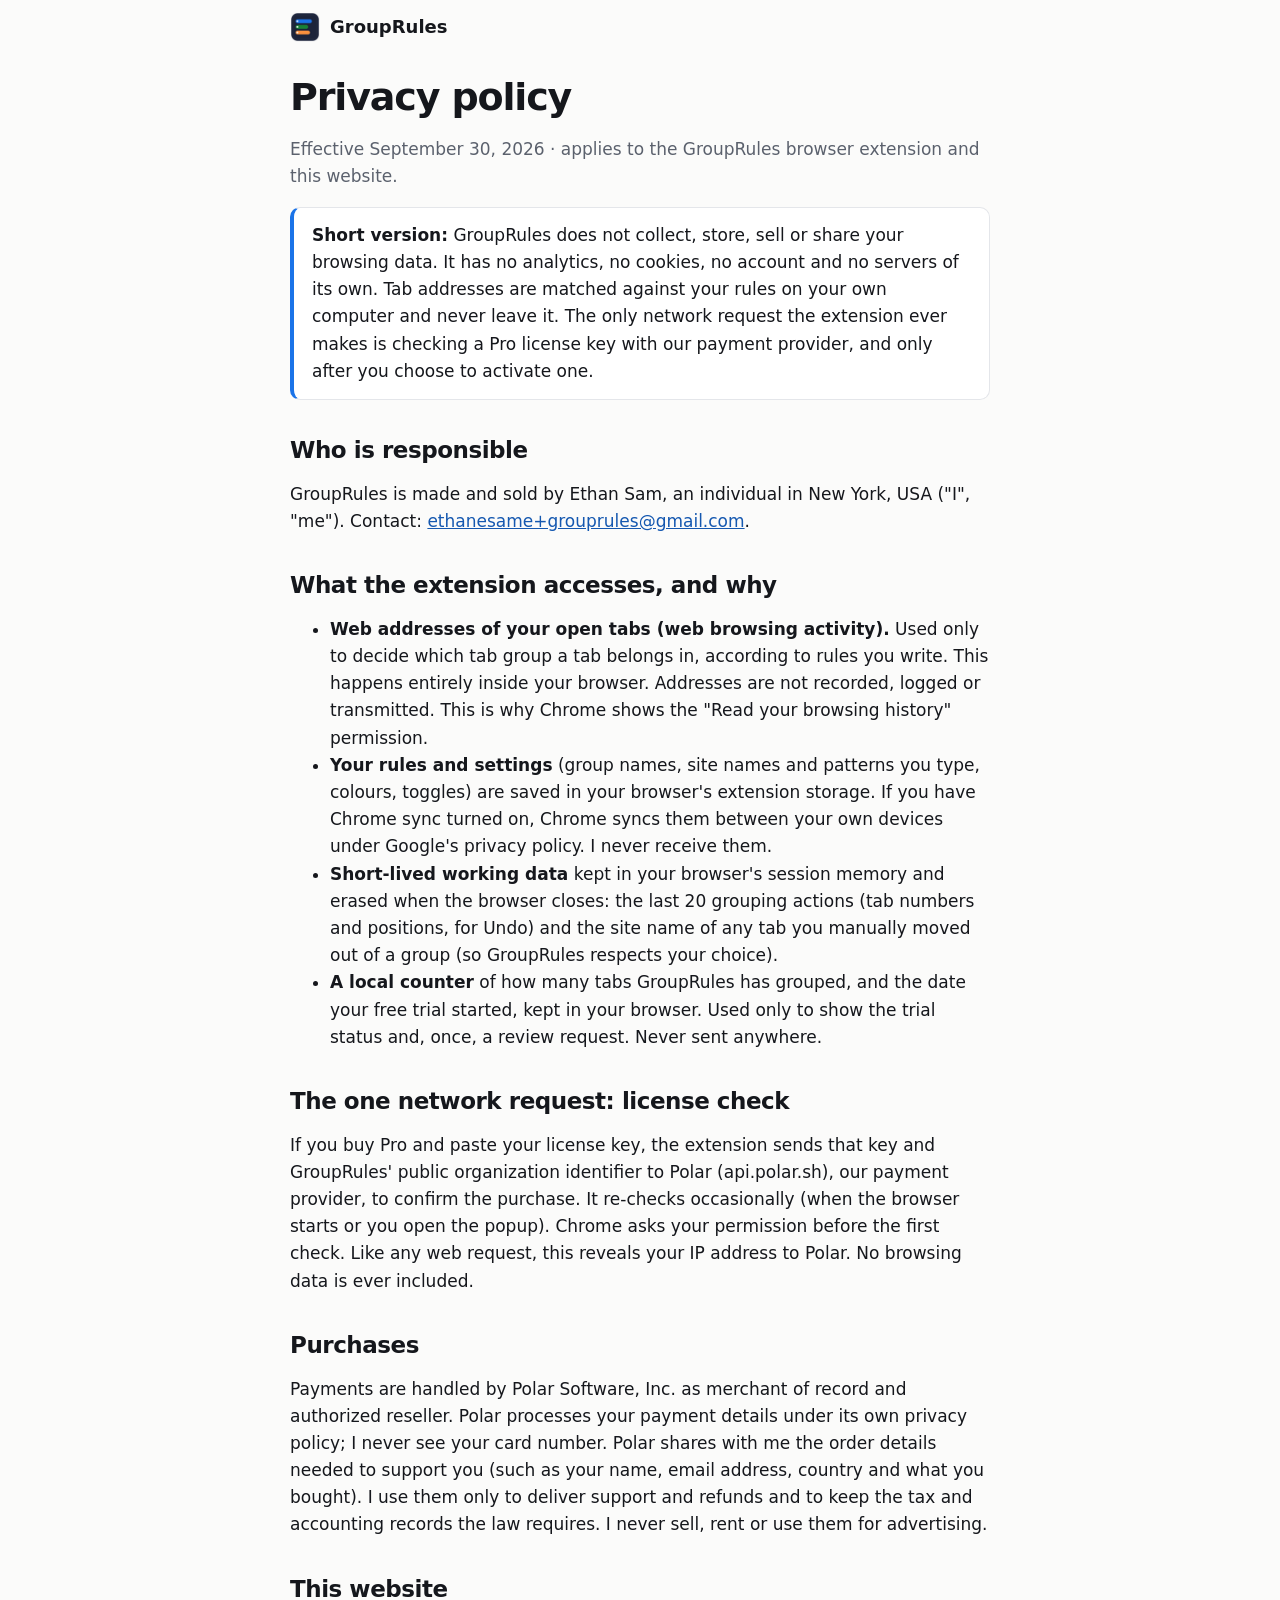
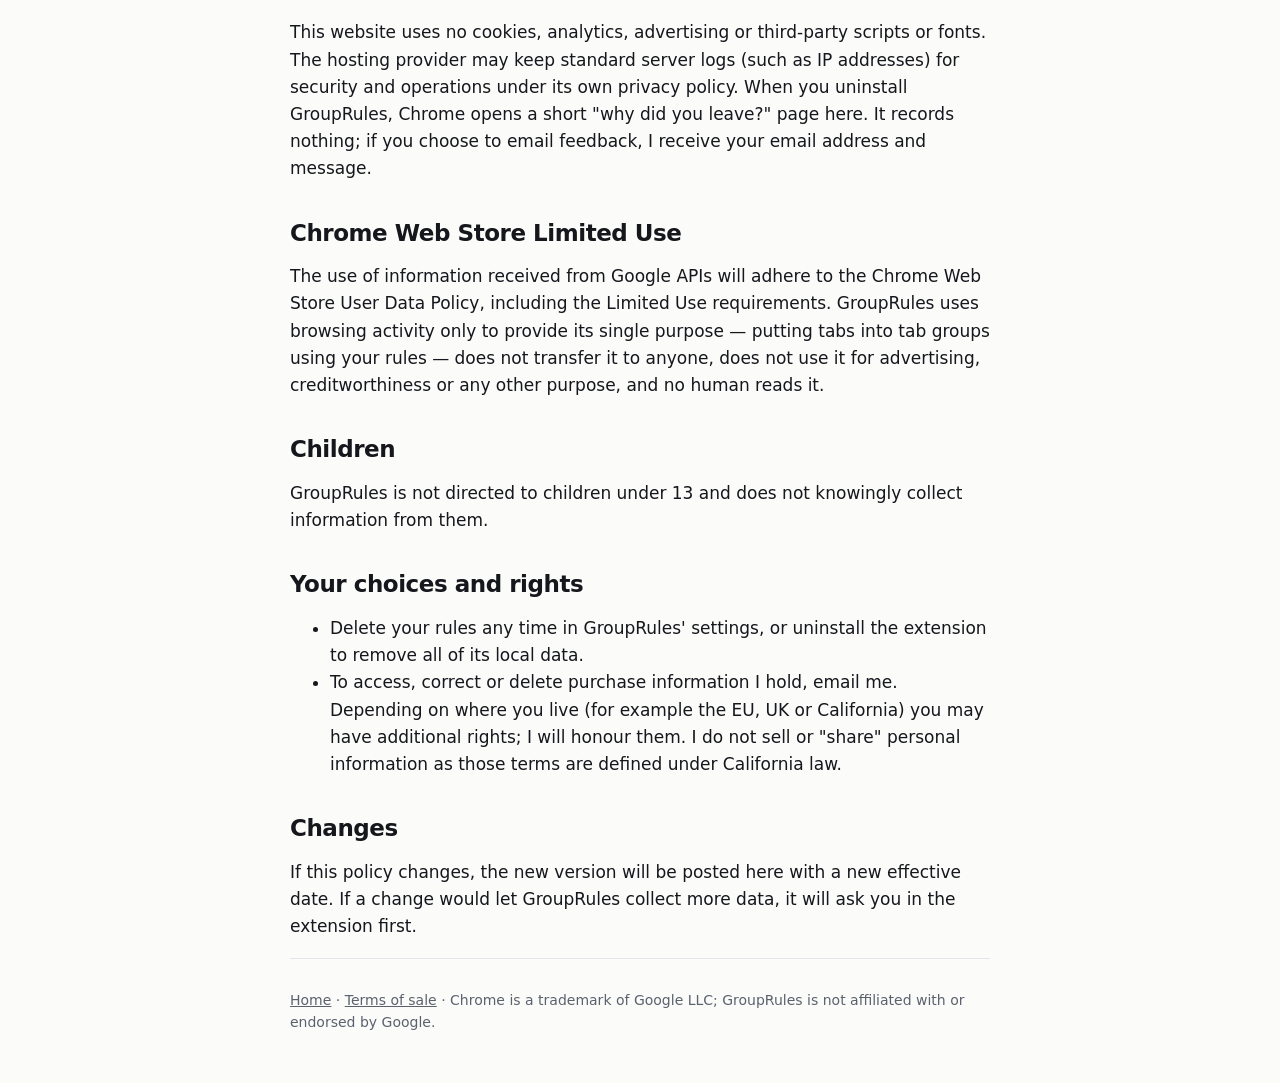
<file: privacy.html>
<!doctype html>
<html lang="en">
  <head>
    <meta charset="utf-8" />
    <meta name="viewport" content="width=device-width, initial-scale=1" />
    <title>Privacy policy — GroupRules</title>
    <link rel="icon" href="img/favicon-32.png" sizes="32x32" type="image/png" />
    <link rel="apple-touch-icon" href="img/apple-touch-icon.png" />
    <link rel="canonical" href="https://lymnal.github.io/grouprules-site/privacy.html" />
    <link rel="stylesheet" href="site.css" />
  </head>
  <body>
    <div class="wrap narrow legal">
      <nav aria-label="Main"><a class="brand" href="./"><img src="img/favicon-32.png" width="30" height="30" alt="" />GroupRules</a></nav>
      <main id="main">
      <h1>Privacy policy</h1>
      <p class="muted">Effective September 30, 2026 · applies to the GroupRules browser extension and this website.</p>

      <div class="box">
        <strong>Short version:</strong> GroupRules does not collect, store, sell or share your browsing data. It has no
        analytics, no cookies, no account and no servers of its own. Tab addresses are matched against your rules on your
        own computer and never leave it. The only network request the extension ever makes is checking a Pro license key
        with our payment provider, and only after you choose to activate one.
      </div>

      <h2>Who is responsible</h2>
      <p>
        GroupRules is made and sold by Ethan Sam, an individual in New York, USA ("I", "me"). Contact:
        <a href="mailto:ethanesame+grouprules@gmail.com">ethanesame+grouprules@gmail.com</a>.
      </p>

      <h2>What the extension accesses, and why</h2>
      <ul>
        <li>
          <strong>Web addresses of your open tabs (web browsing activity).</strong> Used only to decide which tab group a
          tab belongs in, according to rules you write. This happens entirely inside your browser. Addresses are not
          recorded, logged or transmitted. This is why Chrome shows the "Read your browsing history" permission.
        </li>
        <li>
          <strong>Your rules and settings</strong> (group names, site names and patterns you type, colours, toggles) are
          saved in your browser's extension storage. If you have Chrome sync turned on, Chrome syncs them between your
          own devices under Google's privacy policy. I never receive them.
        </li>
        <li>
          <strong>Short-lived working data</strong> kept in your browser's session memory and erased when the browser
          closes: the last 20 grouping actions (tab numbers and positions, for Undo) and the site name of any tab you
          manually moved out of a group (so GroupRules respects your choice).
        </li>
        <li>
          <strong>A local counter</strong> of how many tabs GroupRules has grouped, and the date your free trial
          started, kept in your browser. Used only to show the trial status and, once, a review request. Never sent
          anywhere.
        </li>
      </ul>

      <h2>The one network request: license check</h2>
      <p>
        If you buy Pro and paste your license key, the extension sends that key and GroupRules' public organization
        identifier to Polar (api.polar.sh), our payment provider, to confirm the purchase. It re-checks occasionally
        (when the browser starts or you open the popup). Chrome asks your permission before the first check. Like any
        web request, this reveals your IP address to Polar. No browsing data is ever included.
      </p>

      <h2>Purchases</h2>
      <p>
        Payments are handled by Polar Software, Inc. as merchant of record and authorized reseller. Polar processes your
        payment details under its own privacy policy; I never see your card number. Polar shares with me the order
        details needed to support you (such as your name, email address, country and what you bought). I use them only
        to deliver support and refunds and to keep the tax and accounting records the law requires. I never sell,
        rent or use them for advertising.
      </p>

      <h2>This website</h2>
      <p>
        This website uses no cookies, analytics, advertising or third-party scripts or fonts. The hosting provider may
        keep standard server logs (such as IP addresses) for security and operations under its own privacy policy. When
        you uninstall GroupRules, Chrome opens a short "why did you leave?" page here. It records nothing; if you choose
        to email feedback, I receive your email address and message.
      </p>

      <h2>Chrome Web Store Limited Use</h2>
      <p>
        The use of information received from Google APIs will adhere to the Chrome Web Store User Data Policy, including
        the Limited Use requirements. GroupRules uses browsing activity only to provide its single purpose — putting tabs
        into tab groups using your rules — does not transfer it to anyone, does not use it for advertising,
        creditworthiness or any other purpose, and no human reads it.
      </p>

      <h2>Children</h2>
      <p>GroupRules is not directed to children under 13 and does not knowingly collect information from them.</p>

      <h2>Your choices and rights</h2>
      <ul>
        <li>Delete your rules any time in GroupRules' settings, or uninstall the extension to remove all of its local data.</li>
        <li>
          To access, correct or delete purchase information I hold, email me. Depending on where you live (for example
          the EU, UK or California) you may have additional rights; I will honour them. I do not sell or "share" personal
          information as those terms are defined under California law.
        </li>
      </ul>

      <h2>Changes</h2>
      <p>
        If this policy changes, the new version will be posted here with a new effective date. If a change would let
        GroupRules collect more data, it will ask you in the extension first.
      </p>

      <footer>
        <a href="./">Home</a> · <a href="terms.html">Terms of sale</a> · Chrome is a trademark of Google LLC; GroupRules is
        not affiliated with or endorsed by Google.
      </footer>
    </main>
    </div>
  </body>
</html>
</file>
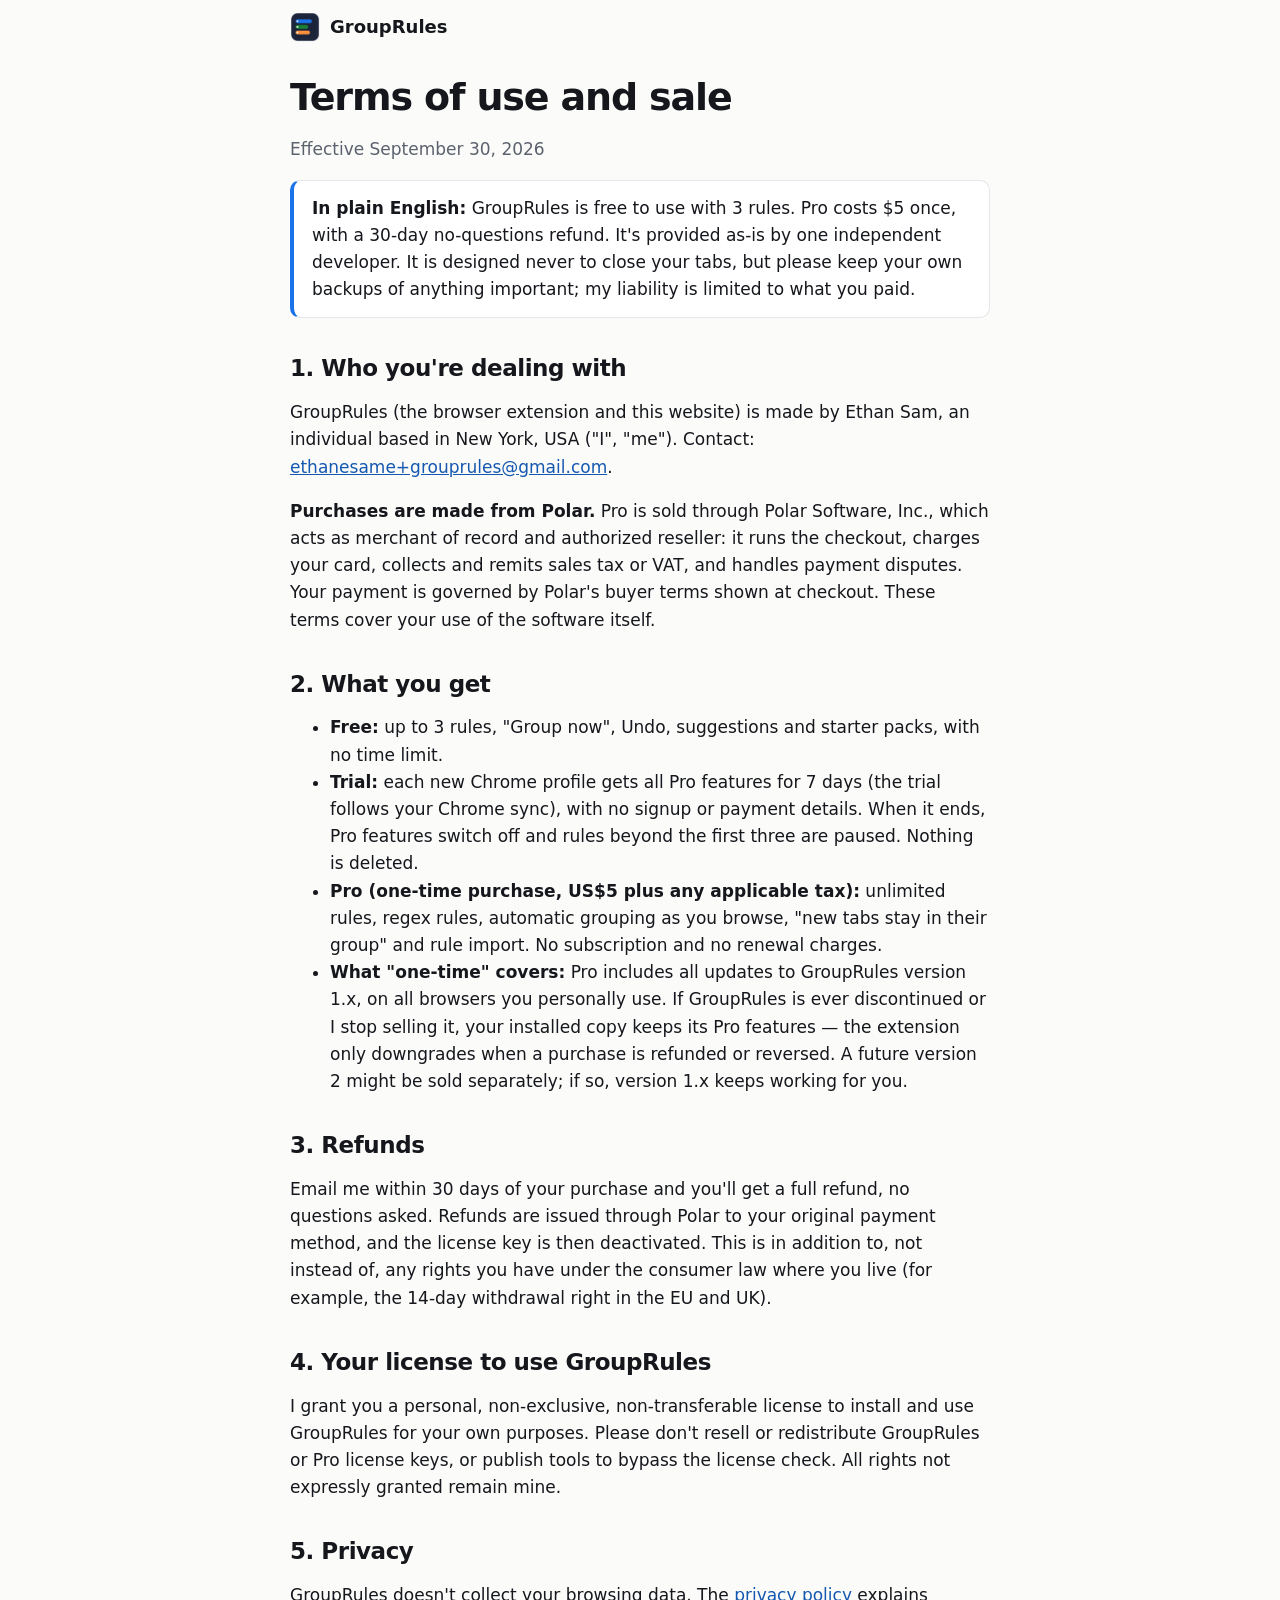
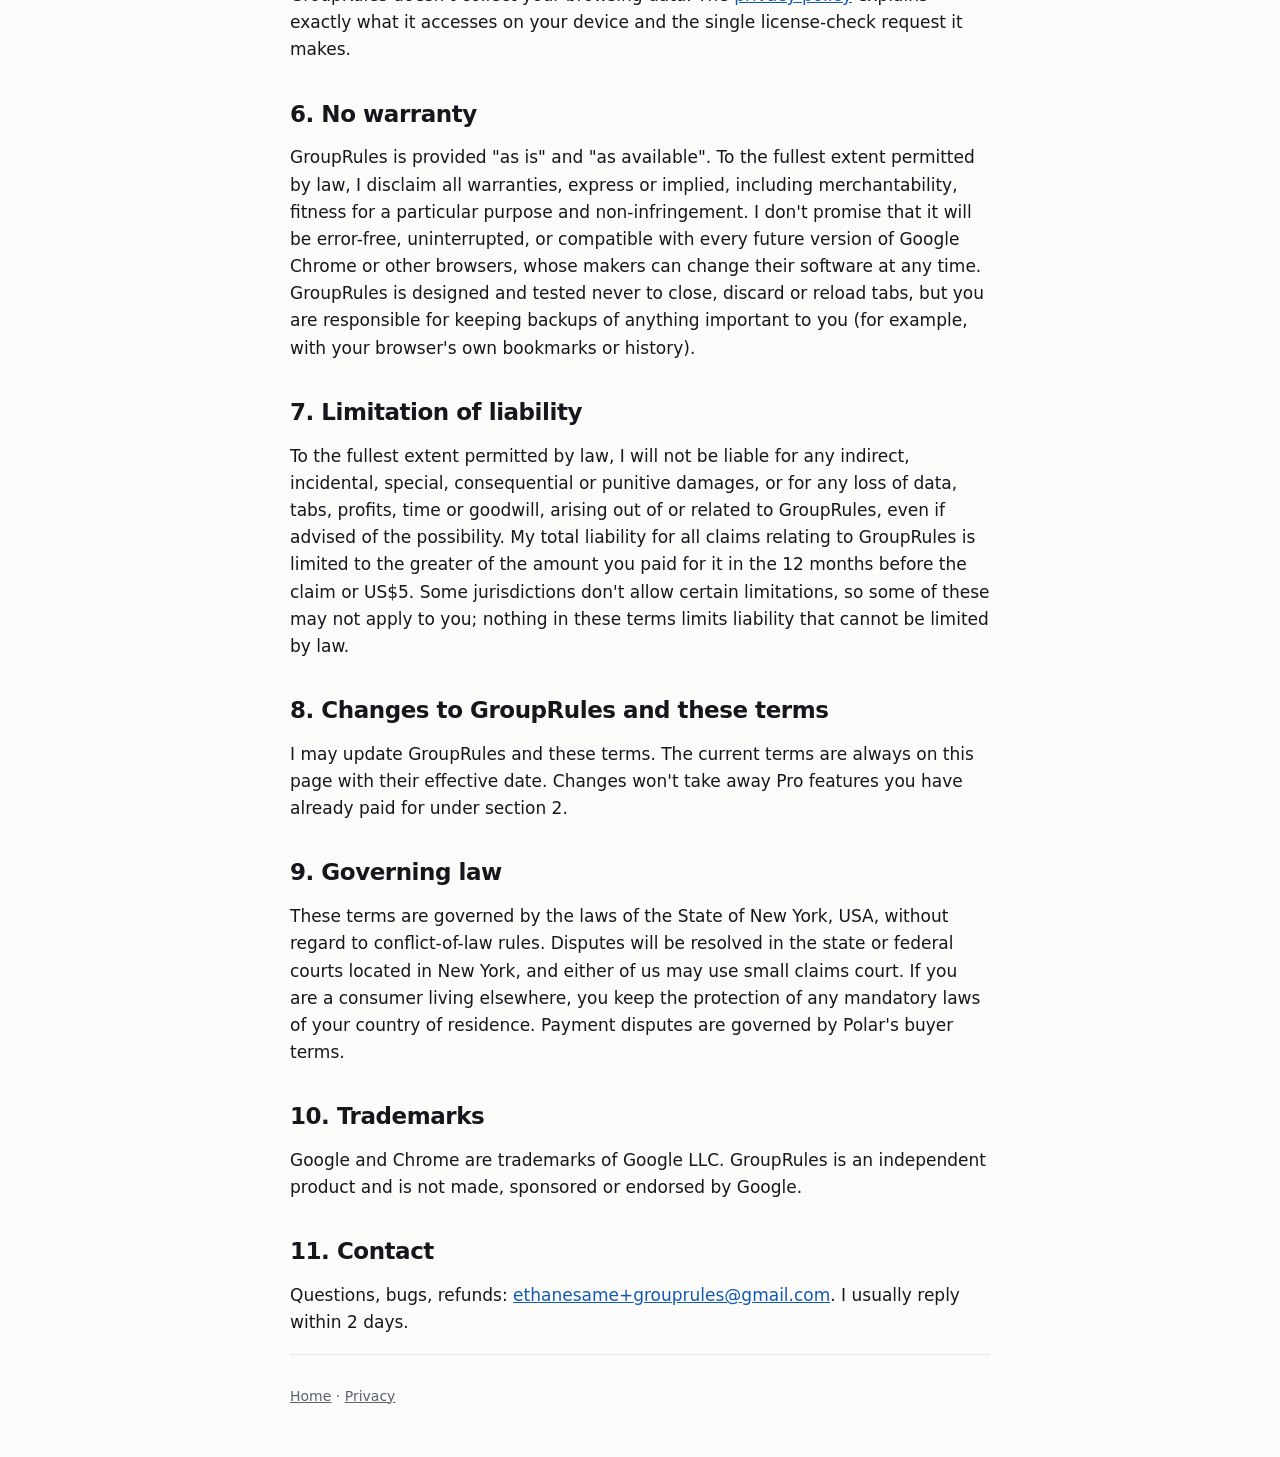
<file: terms.html>
<!doctype html>
<html lang="en">
  <head>
    <meta charset="utf-8" />
    <meta name="viewport" content="width=device-width, initial-scale=1" />
    <title>Terms of use and sale — GroupRules</title>
    <link rel="icon" href="img/favicon-32.png" sizes="32x32" type="image/png" />
    <link rel="apple-touch-icon" href="img/apple-touch-icon.png" />
    <link rel="canonical" href="https://lymnal.github.io/grouprules-site/terms.html" />
    <link rel="stylesheet" href="site.css" />
  </head>
  <body>
    <div class="wrap narrow legal">
      <nav aria-label="Main"><a class="brand" href="./"><img src="img/favicon-32.png" width="30" height="30" alt="" />GroupRules</a></nav>
      <main id="main">
      <h1>Terms of use and sale</h1>
      <p class="muted">Effective September 30, 2026</p>

      <div class="box">
        <strong>In plain English:</strong> GroupRules is free to use with 3 rules. Pro costs $5 once, with a 30-day
        no-questions refund. It's provided as-is by one independent developer. It is designed never to close your tabs,
        but please keep your own backups of anything important; my liability is limited to what you paid.
      </div>

      <h2>1. Who you're dealing with</h2>
      <p>
        GroupRules (the browser extension and this website) is made by Ethan Sam, an individual based in New
        York, USA ("I", "me"). Contact: <a href="mailto:ethanesame+grouprules@gmail.com">ethanesame+grouprules@gmail.com</a>.
      </p>
      <p>
        <strong>Purchases are made from Polar.</strong> Pro is sold through Polar Software, Inc., which acts as merchant
        of record and authorized reseller: it runs the checkout, charges your card, collects and remits sales tax or VAT,
        and handles payment disputes. Your payment is governed by Polar's buyer terms shown at checkout. These terms cover
        your use of the software itself.
      </p>

      <h2>2. What you get</h2>
      <ul>
        <li><strong>Free:</strong> up to 3 rules, "Group now", Undo, suggestions and starter packs, with no time limit.</li>
        <li>
          <strong>Trial:</strong> each new Chrome profile gets all Pro features for 7 days (the trial follows your Chrome sync), with no signup or payment details.
          When it ends, Pro features switch off and rules beyond the first three are paused. Nothing is deleted.
        </li>
        <li>
          <strong>Pro (one-time purchase, US$5 plus any applicable tax):</strong> unlimited rules, regex rules,
          automatic grouping as you browse, "new tabs stay in their group" and rule import. No subscription and no
          renewal charges.
        </li>
        <li>
          <strong>What "one-time" covers:</strong> Pro includes all updates to GroupRules version 1.x, on all browsers you
          personally use. If GroupRules is ever discontinued or I stop selling it, your installed copy keeps its Pro
          features — the extension only downgrades when a purchase is refunded or reversed. A future version 2 might be
          sold separately; if so, version 1.x keeps working for you.
        </li>
      </ul>

      <h2>3. Refunds</h2>
      <p>
        Email me within 30 days of your purchase and you'll get a full refund, no questions asked. Refunds are issued
        through Polar to your original payment method, and the license key is then deactivated. This is in addition to,
        not instead of, any rights you have under the consumer law where you live (for example, the 14-day withdrawal
        right in the EU and UK).
      </p>

      <h2>4. Your license to use GroupRules</h2>
      <p>
        I grant you a personal, non-exclusive, non-transferable license to install and use GroupRules for your own
        purposes. Please don't resell or redistribute GroupRules or Pro license keys, or publish tools to bypass the
        license check. All rights not expressly granted remain mine.
      </p>

      <h2>5. Privacy</h2>
      <p>
        GroupRules doesn't collect your browsing data. The <a href="privacy.html">privacy policy</a> explains exactly
        what it accesses on your device and the single license-check request it makes.
      </p>

      <h2>6. No warranty</h2>
      <p>
        GroupRules is provided "as is" and "as available". To the fullest extent permitted by law, I disclaim all
        warranties, express or implied, including merchantability, fitness for a particular purpose and
        non-infringement. I don't promise that it will be error-free, uninterrupted, or compatible with every future
        version of Google Chrome or other browsers, whose makers can change their software at any time. GroupRules is
        designed and tested never to close, discard or reload tabs, but you are responsible for keeping backups of
        anything important to you (for example, with your browser's own bookmarks or history).
      </p>

      <h2>7. Limitation of liability</h2>
      <p>
        To the fullest extent permitted by law, I will not be liable for any indirect, incidental, special,
        consequential or punitive damages, or for any loss of data, tabs, profits, time or goodwill, arising out of or
        related to GroupRules, even if advised of the possibility. My total liability for all claims relating to
        GroupRules is limited to the greater of the amount you paid for it in the 12 months before the claim or US$5.
        Some jurisdictions don't allow certain limitations, so some of these may not apply to you; nothing in these
        terms limits liability that cannot be limited by law.
      </p>

      <h2>8. Changes to GroupRules and these terms</h2>
      <p>
        I may update GroupRules and these terms. The current terms are always on this page with their effective date.
        Changes won't take away Pro features you have already paid for under section 2.
      </p>

      <h2>9. Governing law</h2>
      <p>
        These terms are governed by the laws of the State of New York, USA, without regard to conflict-of-law rules.
        Disputes will be resolved in the state or federal courts located in New York, and either of us may use small
        claims court. If you are a consumer living elsewhere, you keep the protection of any mandatory laws of your
        country of residence. Payment disputes are governed by Polar's buyer terms.
      </p>

      <h2>10. Trademarks</h2>
      <p>
        Google and Chrome are trademarks of Google LLC. GroupRules is an independent product and is not made, sponsored
        or endorsed by Google.
      </p>

      <h2>11. Contact</h2>
      <p>Questions, bugs, refunds: <a href="mailto:ethanesame+grouprules@gmail.com">ethanesame+grouprules@gmail.com</a>. I usually reply within 2 days.</p>

      <footer><a href="./">Home</a> · <a href="privacy.html">Privacy</a></footer>
    </main>
    </div>
  </body>
</html>
</file>
<file: site.css>
/* GroupRules website. No web fonts, no frameworks, no third-party anything. */
:root {
  --bg: #fbfbfa;
  --bg-2: #f3f5f8;
  --ink: #15171c;
  --muted: #5b616d;
  --line: #e4e6ea;
  --panel: #ffffff;
  --accent: #1a73e8;
  --accent-ink: #fff;
  --accent-soft: #e8f0fe;
  --link: #1558b0;
  --strip: #d3e3fd;
  --tab: #ffffff;
  --good: #188038;
  --shadow: 0 1px 2px rgb(16 24 40 / 6%), 0 8px 24px rgb(16 24 40 / 8%);
  /* Chrome's own tab-group colours (light theme), sampled from a real Chrome window */
  --gc-grey: #5f6368;
  --gc-blue: #1a73e8;
  --gc-red: #d93025;
  --gc-yellow: #f9ab00;
  --gc-green: #188038;
  --gc-pink: #d01884;
  --gc-purple: #a142f4;
  --gc-cyan: #007b83;
  --gc-orange: #fa903e;
  --chip-ink: #fff;
  --chip-ink-light: #202124;
  color-scheme: light dark;
}
@media (prefers-color-scheme: dark) {
  :root {
    --bg: #131417;
    --bg-2: #181a1f;
    --ink: #eceef2;
    --muted: #a4aab5;
    --line: #2c2f36;
    --panel: #1b1d22;
    --accent: #8ab4f8;
    --accent-ink: #0b1a33;
    --accent-soft: #1d2a40;
    --link: #8ab4f8;
    --strip: #202124;
    --tab: #35363a;
    --good: #81c995;
    --shadow: 0 1px 2px rgb(0 0 0 / 30%), 0 8px 24px rgb(0 0 0 / 30%);
    --gc-grey: #bdc1c6;
    --gc-blue: #8ab4f8;
    --gc-red: #f28b82;
    --gc-yellow: #fdd663;
    --gc-green: #81c995;
    --gc-pink: #ff8bcb;
    --gc-purple: #d7aefb;
    --gc-cyan: #78d9ec;
    --gc-orange: #fcad70;
    --chip-ink: #202124;
  }
}
[data-c='grey'] { --c: var(--gc-grey); --ci: var(--chip-ink); }
[data-c='blue'] { --c: var(--gc-blue); --ci: var(--chip-ink); }
[data-c='red'] { --c: var(--gc-red); --ci: var(--chip-ink); }
[data-c='yellow'] { --c: var(--gc-yellow); --ci: var(--chip-ink-light); }
[data-c='green'] { --c: var(--gc-green); --ci: var(--chip-ink); }
[data-c='pink'] { --c: var(--gc-pink); --ci: var(--chip-ink); }
[data-c='purple'] { --c: var(--gc-purple); --ci: var(--chip-ink); }
[data-c='cyan'] { --c: var(--gc-cyan); --ci: var(--chip-ink); }
[data-c='orange'] { --c: var(--gc-orange); --ci: var(--chip-ink-light); }

* { box-sizing: border-box; }
html { -webkit-text-size-adjust: 100%; scroll-behavior: smooth; scroll-padding-top: 76px; }
@media (prefers-reduced-motion: reduce) { html { scroll-behavior: auto; } }
body {
  margin: 0;
  background: var(--bg);
  color: var(--ink);
  font: 17px/1.6 system-ui, -apple-system, 'Segoe UI', Roboto, sans-serif;
}
a { color: var(--link); }
:focus-visible { outline: 3px solid var(--accent); outline-offset: 2px; border-radius: 6px; }
.skip {
  position: absolute; left: 12px; top: -60px; z-index: 50;
  background: var(--panel); color: var(--ink); padding: 10px 14px; border-radius: 8px; box-shadow: var(--shadow);
}
.skip:focus { top: 12px; }
.sr-only { position: absolute; width: 1px; height: 1px; overflow: hidden; clip: rect(0 0 0 0); white-space: nowrap; }
img { max-width: 100%; height: auto; }

.wrap { max-width: 1080px; margin: 0 auto; padding: 0 20px; }
.narrow { max-width: 740px; }
.muted { color: var(--muted); }
.small { font-size: 14px; }

/* ---------- nav ---------- */
.topbar {
  position: sticky; top: 0; z-index: 20;
  background: color-mix(in srgb, var(--bg) 85%, transparent);
  backdrop-filter: saturate(1.4) blur(10px);
  -webkit-backdrop-filter: saturate(1.4) blur(10px);
  border-bottom: 1px solid transparent;
}
.topbar.scrolled { border-bottom-color: var(--line); }
nav { display: flex; align-items: center; justify-content: space-between; padding: 12px 0; gap: 12px; }
.brand { display: flex; align-items: center; gap: 10px; font-weight: 750; font-size: 18px; color: var(--ink); text-decoration: none; }
.brand img { width: 30px; height: 30px; }
nav .links { display: flex; align-items: center; gap: 20px; }
nav .links a { color: var(--muted); text-decoration: none; font-size: 15px; }
nav .links a:hover { color: var(--ink); }
nav .links a.btn-sm {
  color: var(--accent-ink); background: var(--accent); padding: 8px 14px; border-radius: 10px; font-weight: 650;
}

/* ---------- type ---------- */
h1 { font-size: clamp(38px, 6.4vw, 64px); line-height: 1.04; letter-spacing: -0.03em; margin: 44px 0 18px; }
h2 { font-size: clamp(28px, 3.8vw, 40px); line-height: 1.12; letter-spacing: -0.02em; margin: 0 0 12px; }
h3 { font-size: 18px; margin: 0 0 4px; }
.eyebrow { font-size: 13px; font-weight: 700; letter-spacing: 0.08em; text-transform: uppercase; color: var(--link); margin: 0 0 10px; }
.lede { font-size: clamp(18px, 2.2vw, 21px); color: var(--muted); max-width: 660px; margin: 0 0 26px; }
code, kbd { font-family: ui-monospace, SFMono-Regular, Menlo, monospace; font-size: 0.9em; background: var(--bg-2); border: 1px solid var(--line); padding: 1px 6px; border-radius: 6px; }

/* ---------- buttons ---------- */
.ctas { display: flex; flex-wrap: wrap; gap: 12px; align-items: center; }
.cta {
  display: inline-flex; align-items: center; gap: 10px;
  background: var(--accent); color: var(--accent-ink);
  font-weight: 700; padding: 14px 22px; border-radius: 12px; text-decoration: none; font-size: 17px;
  box-shadow: 0 6px 18px color-mix(in srgb, var(--accent) 35%, transparent);
  transition: transform 0.15s, box-shadow 0.15s;
}
.cta:hover { transform: translateY(-1px); box-shadow: 0 10px 24px color-mix(in srgb, var(--accent) 40%, transparent); }
.cta svg { width: 20px; height: 20px; }
.ghost { display: inline-flex; align-items: center; gap: 8px; padding: 13px 18px; border-radius: 12px; border: 1px solid var(--line); color: var(--ink); text-decoration: none; font-weight: 600; background: var(--panel); }
.ghost:hover { border-color: var(--muted); }
.cta-note { color: var(--muted); font-size: 14px; margin-top: 12px; }
.btn {
  font: inherit; font-size: 15px; font-weight: 650; cursor: pointer;
  padding: 9px 14px; border-radius: 10px; border: 1px solid var(--line); background: var(--panel); color: var(--ink);
  white-space: nowrap;
}
.btn:hover:not(:disabled) { border-color: var(--muted); }
.btn:disabled { opacity: 0.5; cursor: default; }
.btn.primary { background: var(--accent); color: var(--accent-ink); border-color: var(--accent); }

section { padding: 72px 0; }
section.alt { background: var(--bg-2); border-block: 1px solid var(--line); }
.promises { display: flex; flex-wrap: wrap; gap: 8px 18px; margin-top: 22px; font-size: 15px; color: var(--muted); padding: 0; list-style: none; }
.promises li::before { content: '✓ '; color: var(--good); font-weight: 800; }

/* ---------- live tab strip (hero + playground) ---------- */
.demo-card { margin-top: 44px; background: var(--panel); border: 1px solid var(--line); border-radius: 18px; box-shadow: var(--shadow); padding: 16px; }
.demo-head { display: flex; justify-content: space-between; align-items: center; gap: 12px; margin: 0 4px 12px; }
.demo-label { font-size: 13px; font-weight: 700; letter-spacing: 0.05em; text-transform: uppercase; color: var(--muted); margin: 0; }
.sorted .demo-label { color: var(--good); }
.strip {
  display: flex; flex-wrap: wrap; gap: 6px 4px; align-items: center;
  background: var(--strip); border-radius: 12px; padding: 10px; min-height: 58px;
}
.dtab {
  position: relative; display: flex; align-items: center; gap: 7px;
  width: 150px; height: 34px; padding: 0 8px 0 9px;
  background: var(--tab); color: var(--ink); border-radius: 9px; font-size: 12.5px;
  box-shadow: inset 0 -3px 0 transparent; transition: box-shadow 0.35s;
}
.dtab.grouped { box-shadow: inset 0 -3px 0 var(--c); }
.dtab .tt { overflow: hidden; white-space: nowrap; text-overflow: ellipsis; flex: 1; min-width: 0; }
.dtab .fav {
  flex: none; width: 16px; height: 16px; border-radius: 4px; color: #fff; font-size: 10px; font-weight: 800;
  display: grid; place-items: center; line-height: 1;
}
.dtab.pinned { width: 40px; justify-content: center; padding: 0; }
.dtab.pinned .tt { display: none; }
.dtab.pinned::after { content: ''; position: absolute; top: 4px; right: 5px; width: 5px; height: 5px; border-radius: 50%; background: var(--muted); }
.dtab .x { flex: none; border: 0; background: none; color: var(--muted); font-size: 16px; line-height: 1; padding: 2px 3px; border-radius: 5px; cursor: pointer; }
.dtab .x:hover { background: var(--bg-2); color: var(--ink); }
.gchip {
  flex: none; background: var(--c); color: var(--ci); font-size: 12px; font-weight: 700;
  padding: 3px 10px; border-radius: 7px; margin: 0 2px 0 6px; line-height: 1.5;
}
.demo-log {
  margin: 12px 4px 0; font: 13px/1.5 ui-monospace, SFMono-Regular, Menlo, monospace; color: var(--muted);
  min-height: 20px; overflow-wrap: anywhere;
}
.demo-log::before { content: 'engine › '; color: var(--link); }
.demo-foot { margin: 8px 4px 0; font-size: 13px; color: var(--muted); }
.demo-static { display: grid; gap: 8px; }
.demo-static img { border-radius: 8px; image-rendering: -webkit-optimize-contrast; }
.live .demo-static { display: none; }

/* ---------- proof strip (real screenshots) ---------- */
.real { display: grid; gap: 10px; margin-top: 26px; }
.real figure { margin: 0; background: var(--panel); border: 1px solid var(--line); border-radius: 12px; padding: 10px; overflow-x: auto; }
.real figcaption { font-size: 12px; font-weight: 700; letter-spacing: 0.06em; text-transform: uppercase; color: var(--muted); margin: 0 0 6px 2px; }
.real img { display: block; width: 1240px; max-width: none; height: 40px; }

/* ---------- cards & grids ---------- */
.grid { display: grid; grid-template-columns: repeat(auto-fit, minmax(280px, 1fr)); gap: 16px; margin-top: 28px; }
.grid.three { grid-template-columns: repeat(auto-fit, minmax(250px, 1fr)); }
.card { background: var(--panel); border: 1px solid var(--line); border-radius: 16px; padding: 22px; }
.card p { margin: 0; color: var(--muted); font-size: 15.5px; }
.card .icon { font-size: 22px; margin-bottom: 6px; display: block; }
.complaint { font-size: 14px; font-style: italic; margin-bottom: 10px !important; padding-left: 10px; border-left: 3px solid var(--line); }
.steps { counter-reset: s; }
.steps .card h3::before {
  counter-increment: s; content: counter(s);
  display: inline-grid; place-items: center; width: 26px; height: 26px; border-radius: 50%;
  background: var(--accent); color: var(--accent-ink); font-size: 14px; margin-right: 8px;
}
.callout { margin-top: 22px; padding: 16px 18px; border-radius: 12px; background: var(--accent-soft); color: var(--ink); font-size: 15.5px; }

/* ---------- playground ---------- */
.pg > * { min-width: 0; }
.pg { margin-top: 28px; display: grid; gap: 16px; grid-template-columns: 330px 1fr; align-items: start; }
.pg-panel { background: var(--panel); border: 1px solid var(--line); border-radius: 16px; padding: 18px; }
.pg-panel h3 { font-size: 15px; margin: 0 0 8px; }
.pg-panel + .pg-panel { margin-top: 16px; }
.pchips, .qchips { display: flex; flex-wrap: wrap; gap: 6px; }
.pchip, .qchip {
  font: inherit; font-size: 13.5px; cursor: pointer; display: inline-flex; align-items: center; gap: 6px;
  padding: 5px 11px 5px 8px; border-radius: 999px; border: 1px solid var(--line); background: var(--panel); color: var(--ink);
}
.qchip { padding: 5px 11px; }
.pchip[aria-pressed='true'] { border-color: var(--c, var(--accent)); background: color-mix(in srgb, var(--c, var(--accent)) 14%, var(--panel)); font-weight: 650; }
.rdot { width: 10px; height: 10px; border-radius: 50%; background: var(--c); flex: none; }
.rrow { display: flex; align-items: center; gap: 10px; padding: 8px 0; border-top: 1px solid var(--line); }
.rrow:first-child { border-top: 0; }
.rtxt { flex: 1; min-width: 0; display: flex; flex-direction: column; font-size: 14px; }
.rtxt .muted { font-size: 12.5px; overflow: hidden; text-overflow: ellipsis; white-space: nowrap; }
.rrow .x, .pg .x { border: 0; background: none; color: var(--muted); font-size: 18px; cursor: pointer; border-radius: 6px; padding: 0 6px; }
.pg form { display: grid; gap: 8px; }
.pg input[type='text'], .pg select {
  font: inherit; font-size: 15px; width: 100%; padding: 9px 11px; border-radius: 10px; border: 1px solid var(--line);
  background: var(--bg); color: var(--ink);
}
.pg .row { display: flex; gap: 8px; align-items: center; }
.pg .row > input { flex: 1; min-width: 0; }
.pg .row > select { width: 120px; flex: none; }
.pg-msg { font-size: 13px; color: var(--gc-red); min-height: 0; margin: 0; }
.pg-main .strip { min-height: 140px; align-content: flex-start; }
.pg-bar { display: flex; flex-wrap: wrap; gap: 8px; align-items: center; margin-top: 12px; }
.pg-bar .spacer { flex: 1; }
.switch { display: inline-flex; align-items: center; gap: 8px; font-size: 14.5px; font-weight: 600; cursor: pointer; }
.switch input { width: 36px; height: 20px; appearance: none; -webkit-appearance: none; border-radius: 999px; background: var(--line); position: relative; cursor: pointer; transition: background 0.2s; margin: 0; }
.switch input::after { content: ''; position: absolute; top: 2px; left: 2px; width: 16px; height: 16px; border-radius: 50%; background: #fff; transition: transform 0.2s; box-shadow: 0 1px 2px rgb(0 0 0 / 30%); }
.switch input:checked { background: var(--accent); }
.switch input:checked::after { transform: translateX(16px); }
.tester { font-size: 14px; color: var(--muted); margin: 6px 2px 0; min-height: 22px; }
.pg-noscript { padding: 18px; border: 1px dashed var(--line); border-radius: 12px; color: var(--muted); }
.live .pg-noscript { display: none; }

/* ---------- screenshots ---------- */
.shots { display: grid; grid-template-columns: 1.6fr 1fr; gap: 20px; margin-top: 28px; align-items: start; }
.shot { margin: 0; }
.shot img { display: block; border-radius: 14px; border: 1px solid var(--line); box-shadow: var(--shadow); background: #fff; }
.shot figcaption { font-size: 14px; color: var(--muted); margin-top: 10px; }
.shots .popup img { max-width: 340px; margin: 0 auto; }
.ticks { list-style: none; padding: 0; margin: 16px 0 0; display: grid; gap: 8px; }
.ticks li { padding-left: 26px; position: relative; }
.ticks li::before { content: '✓'; position: absolute; left: 0; color: var(--good); font-weight: 800; }

/* ---------- permission explainer ---------- */
.perm { display: grid; grid-template-columns: 1fr 1fr; gap: 20px; margin-top: 26px; align-items: center; }
.chrome-dialog { background: var(--panel); border: 1px solid var(--line); border-radius: 14px; box-shadow: var(--shadow); padding: 20px 22px; font-size: 15px; }
.chrome-dialog b { display: block; font-size: 16px; margin-bottom: 10px; }
.chrome-dialog ul { margin: 0; padding-left: 20px; }
.chrome-dialog .fake-btns { display: flex; gap: 8px; justify-content: flex-end; margin-top: 16px; }
.chrome-dialog .fake-btns span { padding: 6px 14px; border-radius: 999px; border: 1px solid var(--line); font-size: 14px; color: var(--muted); }
.chrome-dialog .fake-btns span:last-child { background: var(--accent); border-color: var(--accent); color: var(--accent-ink); }

/* ---------- pricing ---------- */
.plans { display: grid; grid-template-columns: 1fr 1fr; gap: 16px; margin-top: 28px; }
.plan { background: var(--panel); border: 1px solid var(--line); border-radius: 18px; padding: 26px; display: flex; flex-direction: column; }
.plan.pro { border: 2px solid var(--accent); box-shadow: var(--shadow); position: relative; }
.plan .tag { position: absolute; top: -12px; left: 24px; background: var(--accent); color: var(--accent-ink); font-size: 12px; font-weight: 750; padding: 3px 10px; border-radius: 999px; }
.plan h3 { font-size: 20px; }
.plan .amount { font-size: 44px; font-weight: 800; letter-spacing: -0.02em; line-height: 1.1; margin: 8px 0 2px; }
.plan .amount small { font-size: 16px; font-weight: 600; color: var(--muted); letter-spacing: 0; }
.plan .ticks { margin-bottom: 20px; flex: 1; }
.plan .ticks li.no::before { content: '–'; color: var(--muted); }
.plan .ticks li.no { color: var(--muted); }
.fine { font-size: 14px; color: var(--muted); margin-top: 18px; }

/* ---------- FAQ ---------- */
details { border-bottom: 1px solid var(--line); padding: 16px 0; }
summary { cursor: pointer; font-weight: 650; list-style: none; display: flex; justify-content: space-between; gap: 16px; }
summary::-webkit-details-marker { display: none; }
summary::after { content: '+'; color: var(--muted); font-weight: 400; font-size: 22px; line-height: 1; }
details[open] summary::after { content: '–'; }
details p { color: var(--muted); margin: 10px 0 0; }

/* ---------- closing ---------- */
.closing { text-align: center; }
.closing .ctas { justify-content: center; margin-top: 22px; }
.maker { max-width: 560px; margin: 26px auto 0; color: var(--muted); font-size: 15.5px; }

footer { border-top: 1px solid var(--line); padding: 30px 0 50px; color: var(--muted); font-size: 14px; }
footer a { color: var(--muted); }
footer .cols { display: flex; flex-wrap: wrap; gap: 8px 18px; margin-bottom: 10px; }

/* ---------- legal / article pages ---------- */
.legal h1 { font-size: 38px; margin-top: 24px; }
.legal h2 { font-size: 23px; margin-top: 38px; }
.legal p, .legal li { color: var(--ink); }
.legal .muted { color: var(--muted); }
.box { background: var(--panel); border: 1px solid var(--line); border-left: 4px solid var(--accent); border-radius: 10px; padding: 14px 18px; }
.toc { background: var(--panel); border: 1px solid var(--line); border-radius: 12px; padding: 14px 20px; }
.toc ol { margin: 6px 0 0; padding-left: 20px; }
table { width: 100%; border-collapse: collapse; font-size: 15px; }
th, td { text-align: left; padding: 11px 10px; border-bottom: 1px solid var(--line); vertical-align: top; }
th { font-size: 14px; color: var(--muted); font-weight: 650; }
td.yes { color: var(--good); font-weight: 700; }
.table-wrap { overflow-x: auto; }

@media (max-width: 860px) {
  .pg { grid-template-columns: 1fr; }
  .pg-main { order: -1; } /* see the tabs first, then the rules */
  .shots, .perm, .plans { grid-template-columns: 1fr; }
}
@media (max-width: 640px) {
  nav .links a:not(.btn-sm) { display: none; }
  section { padding: 52px 0; }
  .dtab { width: calc(50% - 4px); }
  .dtab.pinned { width: 40px; }
  .gchip { margin-left: 0; }
  .demo-card { padding: 10px; }
  h1 { margin-top: 28px; }
}
@media (prefers-reduced-motion: reduce) {
  .cta, .dtab, .switch input, .switch input::after { transition: none; }
}
</file>
